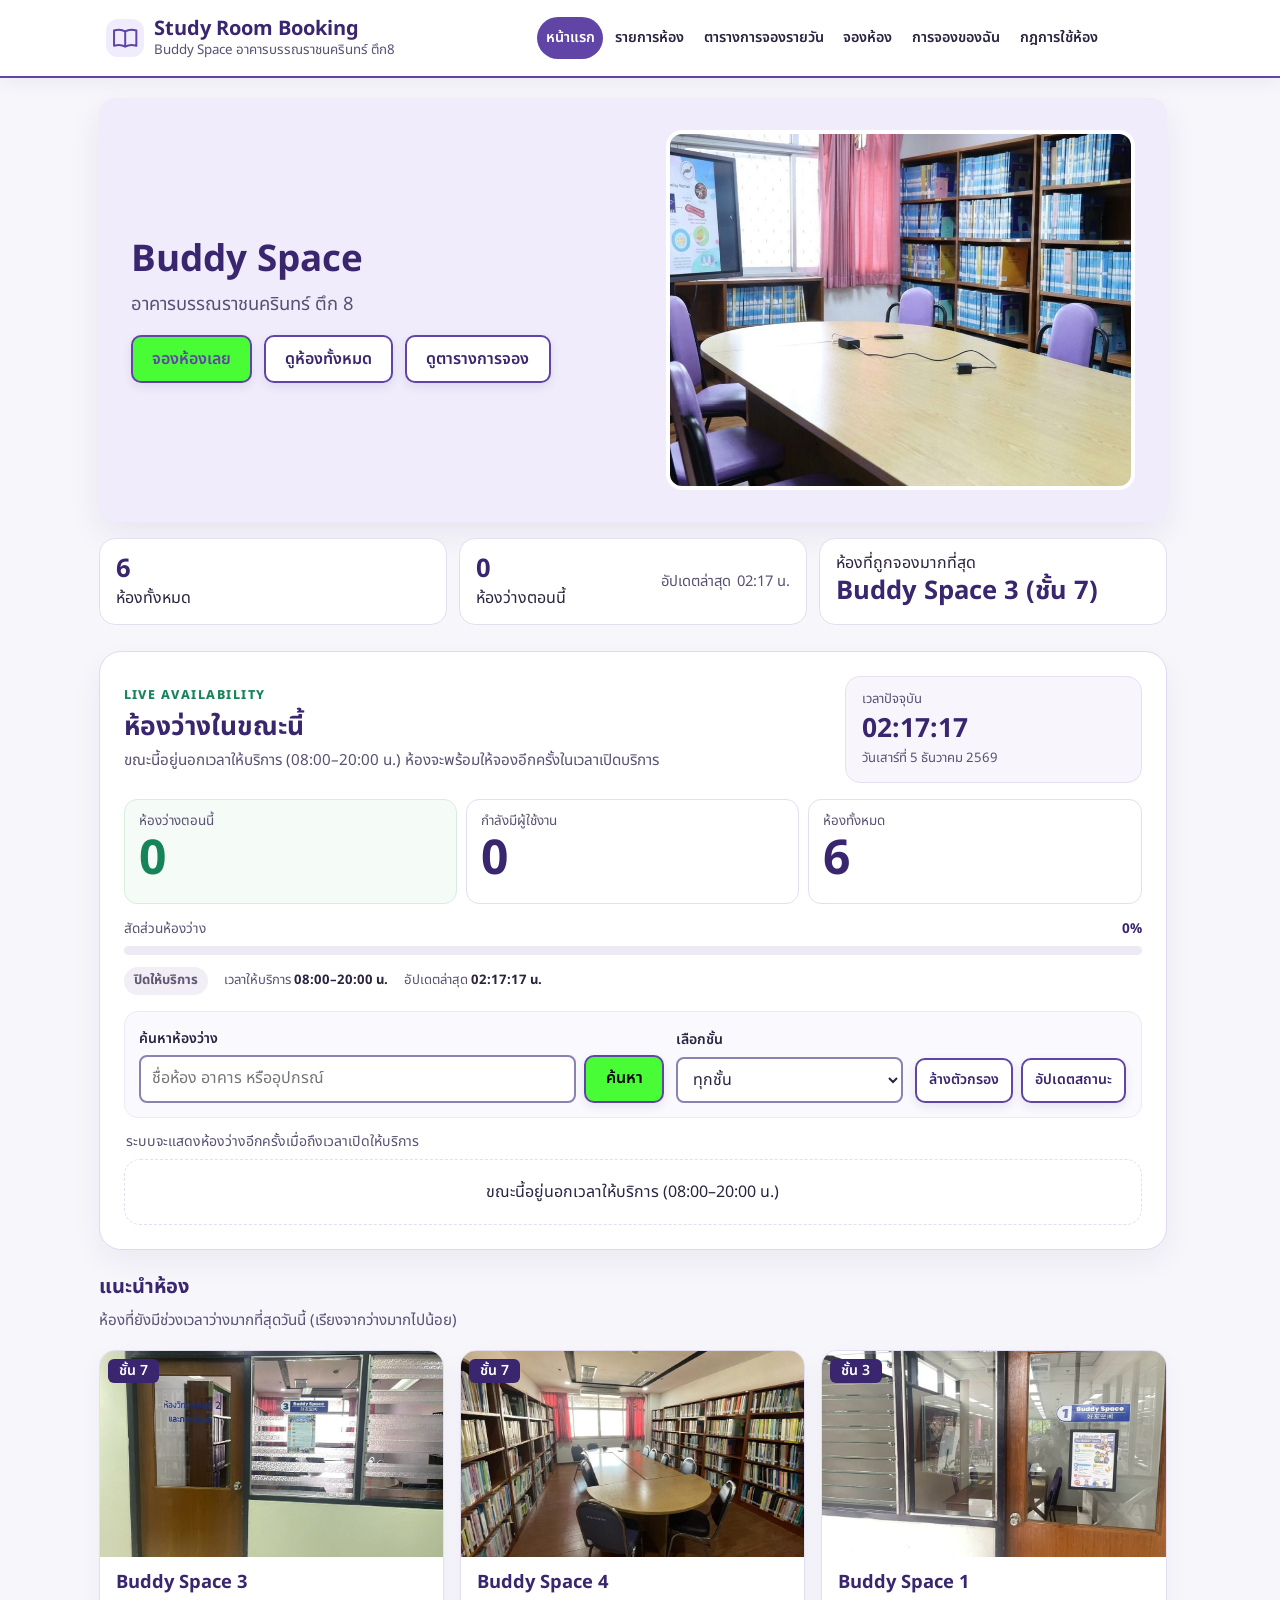
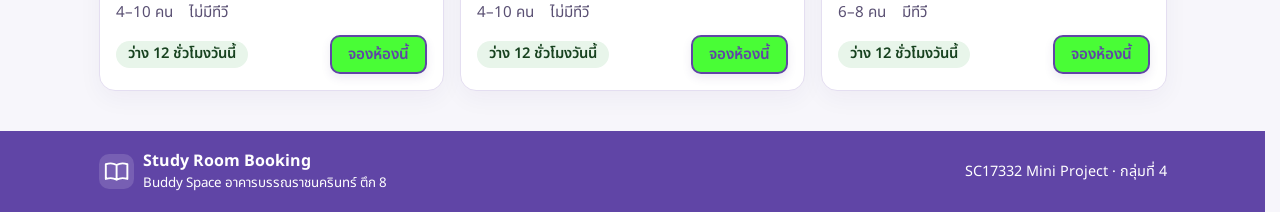
<file: index.html>
<!DOCTYPE html>
<html lang="th">
<head>
<meta charset="UTF-8">
<meta name="viewport" content="width=device-width, initial-scale=1">
<title>หน้าแรก | Study Room Booking</title>
<meta name="description" content="ระบบจองห้องติวและห้องทำงานกลุ่ม Buddy Space ห้องสมุด อาคาร 8">
<link rel="preconnect" href="https://fonts.googleapis.com">
<link rel="preconnect" href="https://fonts.gstatic.com" crossorigin>
<link href="https://fonts.googleapis.com/css2?family=Noto+Sans+Thai:wght@400;600;700&display=swap" rel="stylesheet">
<link rel="stylesheet" href="css/style.css">
<script src="js/common.js" defer></script><script src="js/index.js" defer></script>
</head>
<body>
<a class="skip" href="#main">ข้ามไปเนื้อหาหลัก</a>
<header class="site-header">
  <div class="wrap header-inner">
    <a class="brand" href="index.html"><svg class="brand-logo" viewBox="0 0 24 24" aria-hidden="true"><path d="M12 6.2C9.5 4.7 5.8 4.4 2.5 5.5v13c3.3-1.1 7-.8 9.5.7 2.5-1.5 6.2-1.8 9.5-.7v-13c-3.3-1.1-7-.8-9.5.7Zm0 0v13"/></svg><span class="brand-text"><strong>Study Room Booking</strong><small>Buddy Space อาคารบรรณราชนครินทร์ ตึก8</small></span></a>
    <button type="button" id="nav-toggle" class="nav-toggle" aria-expanded="false" aria-controls="main-nav">เมนู</button>
    <nav id="main-nav" aria-label="เมนูหลัก"><ul><li><a href="index.html" aria-current="page">หน้าแรก</a></li><li><a href="rooms.html">รายการห้อง</a></li><li><a href="schedule.html">ตารางการจองรายวัน</a></li><li><a href="booking.html">จองห้อง</a></li><li><a href="my-bookings.html">การจองของฉัน</a></li><li><a href="rules.html">กฎการใช้ห้อง</a></li></ul></nav>
  </div>
</header>
<main id="main" class="wrap">
<div id="error-box" class="alert alert-error" role="alert" hidden></div>
<section class="hero" aria-labelledby="hero-title">
  <div class="hero-text">
    <h1 id="hero-title">Buddy Space</h1>
    <p class="hero-sub">อาคารบรรณราชนครินทร์ ตึก 8</p>
    <p class="actions"><a class="btn" href="booking.html">จองห้องเลย</a> <a class="btn btn-ghost" href="rooms.html">ดูห้องทั้งหมด</a> <a class="btn btn-ghost" href="schedule.html">ดูตารางการจอง</a></p>
  </div>
  <img id="hero-img" src="images/hero.jpg" alt="ห้องทำงานกลุ่มที่มีโต๊ะรูปไข่ เก้าอี้สีม่วง ชั้นหนังสือ และจอทีวีตั้งพื้น" width="600" height="360">
</section>
<section aria-label="สรุปภาพรวม">
  <ul class="summary">
    <li class="sum-card"><p><strong id="sum-total">–</strong><span>ห้องทั้งหมด</span></p></li>
    <li class="sum-card"><p><strong id="sum-free">–</strong><span>ห้องว่างตอนนี้</span></p><p class="sum-time">อัปเดตล่าสุด <span id="sum-time">–</span></p></li>
    <li class="sum-card"><p><span>ห้องที่ถูกจองมากที่สุด</span><strong id="sum-top">–</strong></p></li>
  </ul>
</section>
<section class="availability-panel" aria-labelledby="h-now">
  <div class="availability-heading">
    <div class="availability-heading-copy">
      <p class="availability-kicker">LIVE AVAILABILITY</p>
      <h2 id="h-now">ห้องว่างในขณะนี้</h2>
      <p id="availability-note" class="muted">ระบบตรวจสอบรายการจองเทียบกับเวลาปัจจุบันโดยอัตโนมัติ</p>
    </div>
    <div class="availability-clock" aria-label="เวลาปัจจุบัน">
      <span>เวลาปัจจุบัน</span>
      <strong id="now-clock">--:--:--</strong>
      <small id="now-date">กำลังโหลดวันที่…</small>
    </div>
  </div>

  <div class="availability-stats" aria-live="polite">
    <div class="availability-stat availability-stat-free">
      <span class="availability-stat-label">ห้องว่างตอนนี้</span>
      <strong id="availability-free">–</strong>
    </div>
    <div class="availability-stat availability-stat-busy">
      <span class="availability-stat-label">กำลังมีผู้ใช้งาน</span>
      <strong id="availability-busy">–</strong>
    </div>
    <div class="availability-stat availability-stat-total">
      <span class="availability-stat-label">ห้องทั้งหมด</span>
      <strong id="availability-total">–</strong>
    </div>
  </div>

  <div class="availability-progress-wrap">
    <div class="availability-progress-label"><span>สัดส่วนห้องว่าง</span><strong id="availability-percent">–%</strong></div>
    <div id="availability-progress" class="availability-progress" role="progressbar" aria-label="สัดส่วนห้องว่างในขณะนี้" aria-valuemin="0" aria-valuemax="100" aria-valuenow="0">
      <span id="availability-progress-fill"></span>
    </div>
  </div>

  <div class="availability-status-row">
    <span id="service-status" class="service-status service-closed">กำลังตรวจสอบเวลาให้บริการ…</span>
    <span class="availability-hours">เวลาให้บริการ <strong>08:00–20:00 น.</strong></span>
    <span class="availability-updated">อัปเดตล่าสุด <strong id="availability-updated">–</strong></span>
  </div>

  <form id="free-filter-form" class="availability-filters" role="search">
    <div class="field availability-search-field">
      <label for="free-search">ค้นหาห้องว่าง</label>
      <div class="availability-search-row">
        <input id="free-search" type="search" placeholder="ชื่อห้อง อาคาร หรืออุปกรณ์" autocomplete="off">
        <button class="btn" type="submit">ค้นหา</button>
      </div>
    </div>
    <div class="field availability-floor-field">
      <label for="free-floor">เลือกชั้น</label>
      <select id="free-floor">
        <option value="all">ทุกชั้น</option>
      </select>
    </div>
    <div class="availability-filter-actions">
      <button id="clear-free-filter" class="btn btn-ghost" type="button">ล้างตัวกรอง</button>
      <button id="refresh-free-now" class="btn btn-ghost" type="button">อัปเดตสถานะ</button>
    </div>
  </form>
  <p id="free-result" class="availability-result" aria-live="polite">กำลังตรวจสอบห้องว่าง…</p>
  <ul id="free-now" class="cards availability-room-grid" aria-live="polite" aria-busy="true"></ul>
</section>
<section aria-labelledby="h-rec">
  <h2 id="h-rec">แนะนำห้อง</h2>
  <p class="muted" id="rec-note">ห้องที่ยังมีช่วงเวลาว่างมากที่สุด</p>
  <ul id="recommend" class="cards"></ul>
</section>
</main>
<footer class="site-footer">
  <div class="wrap footer-inner">
    <p class="footer-brand"><svg class="footer-logo" viewBox="0 0 24 24" aria-hidden="true"><path d="M12 6.2C9.5 4.7 5.8 4.4 2.5 5.5v13c3.3-1.1 7-.8 9.5.7 2.5-1.5 6.2-1.8 9.5-.7v-13c-3.3-1.1-7-.8-9.5.7Zm0 0v13"/></svg><span><strong>Study Room Booking</strong><br><small>Buddy Space อาคารบรรณราชนครินทร์ ตึก 8</small></span></p>
    <p class="footer-note">SC17332 Mini Project · กลุ่มที่ 4</p>
  </div>
</footer>
</body>
</html>
</file>
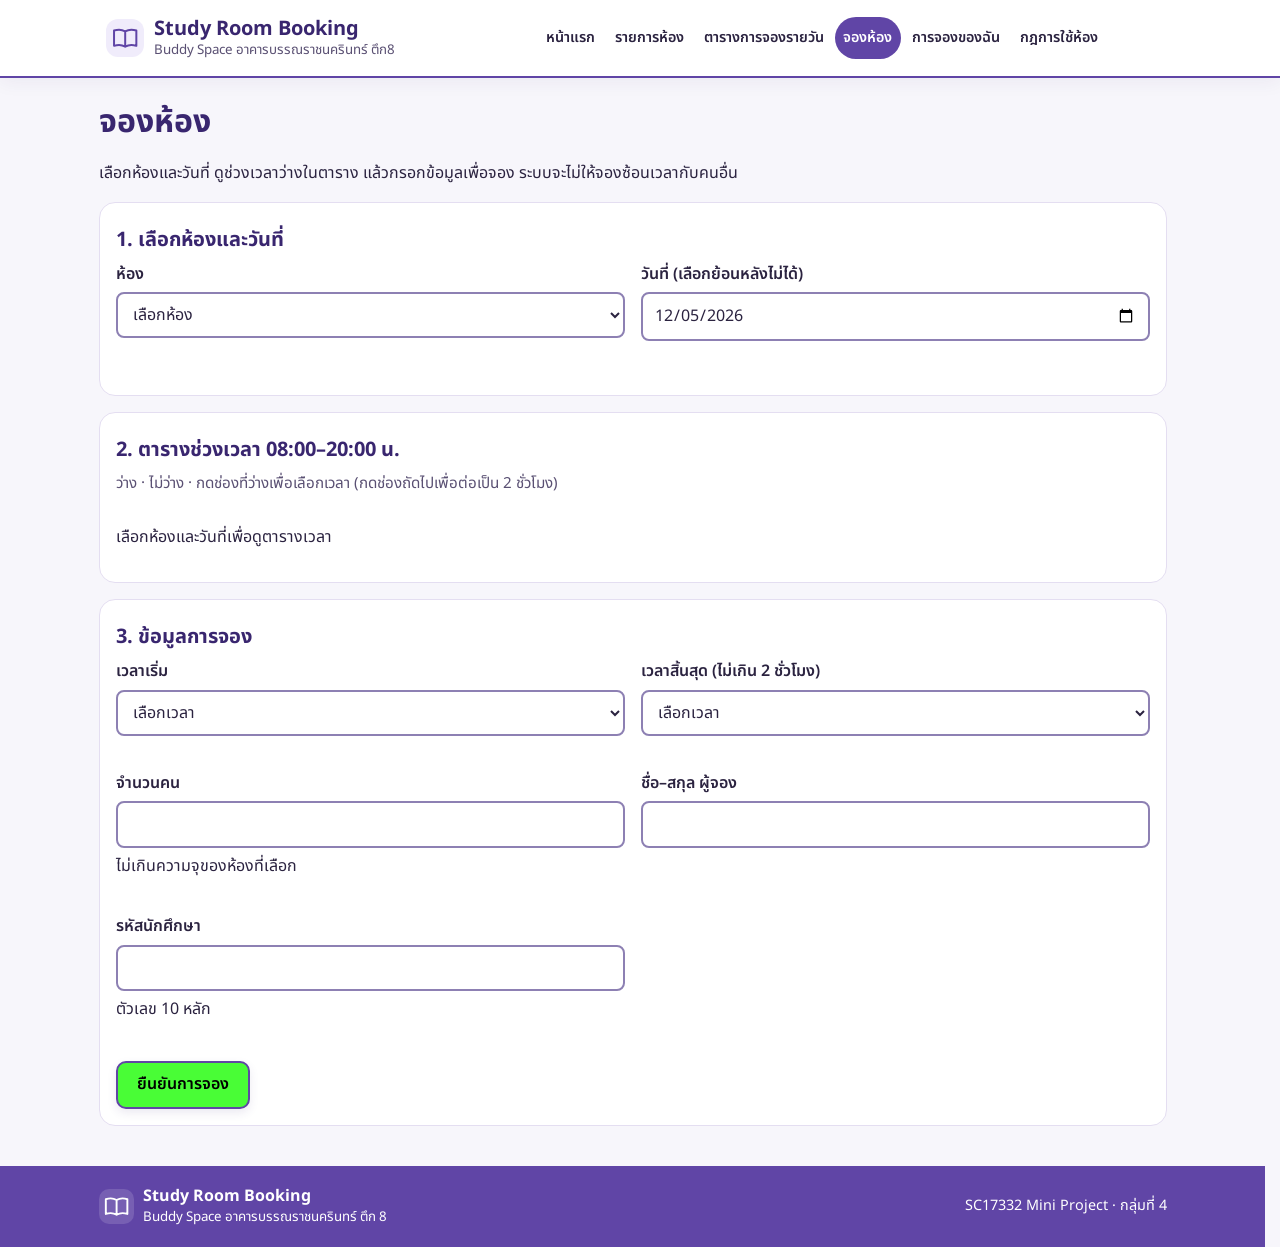
<file: booking.html>
<!DOCTYPE html>
<html lang="th">
<head>
<meta charset="UTF-8">
<meta name="viewport" content="width=device-width, initial-scale=1">
<title>จองห้อง | Study Room Booking</title>
<meta name="description" content="ระบบจองห้องติวและห้องทำงานกลุ่ม Buddy Space อาคารบรรณราชนครินทร์ ตึก 8">
<link rel="preconnect" href="https://fonts.googleapis.com">
<link rel="preconnect" href="https://fonts.gstatic.com" crossorigin>
<link href="https://fonts.googleapis.com/css2?family=Noto+Sans+Thai:wght@400;600;700&display=swap" rel="stylesheet">
<link rel="stylesheet" href="css/style.css">
<script src="js/common.js" defer></script><script src="js/booking.js" defer></script>
</head>
<body>
<a class="skip" href="#main">ข้ามไปเนื้อหาหลัก</a>
<header class="site-header">
  <div class="wrap header-inner">
    <a class="brand" href="index.html"><svg class="brand-logo" viewBox="0 0 24 24" aria-hidden="true"><path d="M12 6.2C9.5 4.7 5.8 4.4 2.5 5.5v13c3.3-1.1 7-.8 9.5.7 2.5-1.5 6.2-1.8 9.5-.7v-13c-3.3-1.1-7-.8-9.5.7Zm0 0v13"/></svg><span class="brand-text"><strong>Study Room Booking</strong><small>Buddy Space อาคารบรรณราชนครินทร์ ตึก8</small></span></a>
    <button type="button" id="nav-toggle" class="nav-toggle" aria-expanded="false" aria-controls="main-nav">เมนู</button>
    <nav id="main-nav" aria-label="เมนูหลัก"><ul><li><a href="index.html">หน้าแรก</a></li><li><a href="rooms.html">รายการห้อง</a></li><li><a href="schedule.html">ตารางการจองรายวัน</a></li><li><a href="booking.html" aria-current="page">จองห้อง</a></li><li><a href="my-bookings.html">การจองของฉัน</a></li><li><a href="rules.html">กฎการใช้ห้อง</a></li></ul></nav>
  </div>
</header>
<main id="main" class="wrap">
<div id="error-box" class="alert alert-error" role="alert" hidden></div>
<h1>จองห้อง</h1>
<p>เลือกห้องและวันที่ ดูช่วงเวลาว่างในตาราง แล้วกรอกข้อมูลเพื่อจอง ระบบจะไม่ให้จองซ้อนเวลากับคนอื่น</p>
<div id="result" class="alert" role="status" tabindex="-1" hidden></div>
<form id="booking-form" novalidate>
  <section aria-labelledby="h-room">
    <h2 id="h-room">1. เลือกห้องและวันที่</h2>
    <div class="fields">
    <div class="field">
      <label for="room">ห้อง</label>
      <select id="room" name="room" required aria-describedby="err-room"><option value="">เลือกห้อง</option></select>
      <span id="err-room" class="error"></span>
    </div>
    <div class="field">
      <label for="date">วันที่ (เลือกย้อนหลังไม่ได้)</label>
      <input type="date" id="date" name="date" required lang="en-GB" aria-describedby="err-date">
      <span id="err-date" class="error"></span>
    </div>
    </div>
  </section>

  <section aria-labelledby="h-slots">
    <h2 id="h-slots">2. ตารางช่วงเวลา 08:00–20:00 น.</h2>
    <p class="muted">ว่าง · ไม่ว่าง · กดช่องที่ว่างเพื่อเลือกเวลา (กดช่องถัดไปเพื่อต่อเป็น 2 ชั่วโมง)</p>
    <div id="slot-grid" class="slots"></div>
  </section>

  <section aria-labelledby="h-info">
    <h2 id="h-info">3. ข้อมูลการจอง</h2>
    <div class="fields">
    <div class="field">
      <label for="start">เวลาเริ่ม</label>
      <select id="start" name="start" required aria-describedby="err-start"><option value="">เลือกเวลา</option></select>
      <span id="err-start" class="error"></span>
    </div>
    <div class="field">
      <label for="end">เวลาสิ้นสุด (ไม่เกิน 2 ชั่วโมง)</label>
      <select id="end" name="end" required aria-describedby="err-end"><option value="">เลือกเวลา</option></select>
      <span id="err-end" class="error"></span>
    </div>
    <div class="field">
      <label for="people">จำนวนคน</label>
      <input type="number" id="people" name="people" min="1" step="1" required inputmode="numeric" aria-describedby="people-hint err-people">
      <span id="people-hint" class="hint">ไม่เกินความจุของห้องที่เลือก</span>
      <span id="err-people" class="error"></span>
    </div>
    <div class="field">
      <label for="name">ชื่อ–สกุล ผู้จอง</label>
      <input type="text" id="name" name="name" required minlength="2" maxlength="60" autocomplete="name" aria-describedby="err-name">
      <span id="err-name" class="error"></span>
    </div>
    <div class="field">
      <label for="student-id">รหัสนักศึกษา</label>
      <input type="text" id="student-id" name="studentId" required pattern="[0-9]{10}" minlength="10" maxlength="10" inputmode="numeric" autocomplete="off" title="ตัวเลข 10 หลัก" aria-describedby="sid-hint err-sid">
      <span id="sid-hint" class="hint">ตัวเลข 10 หลัก</span>
      <span id="err-sid" class="error"></span>
    </div>
    </div>
    <button type="submit" class="btn">ยืนยันการจอง</button>
  </section>
</form>
</main>
<footer class="site-footer">
  <div class="wrap footer-inner">
    <p class="footer-brand"><svg class="footer-logo" viewBox="0 0 24 24" aria-hidden="true"><path d="M12 6.2C9.5 4.7 5.8 4.4 2.5 5.5v13c3.3-1.1 7-.8 9.5.7 2.5-1.5 6.2-1.8 9.5-.7v-13c-3.3-1.1-7-.8-9.5.7Zm0 0v13"/></svg><span><strong>Study Room Booking</strong><br><small>Buddy Space อาคารบรรณราชนครินทร์ ตึก 8</small></span></p>
    <p class="footer-note">SC17332 Mini Project · กลุ่มที่ 4</p>
  </div>
</footer>
</body>
</html>
</file>
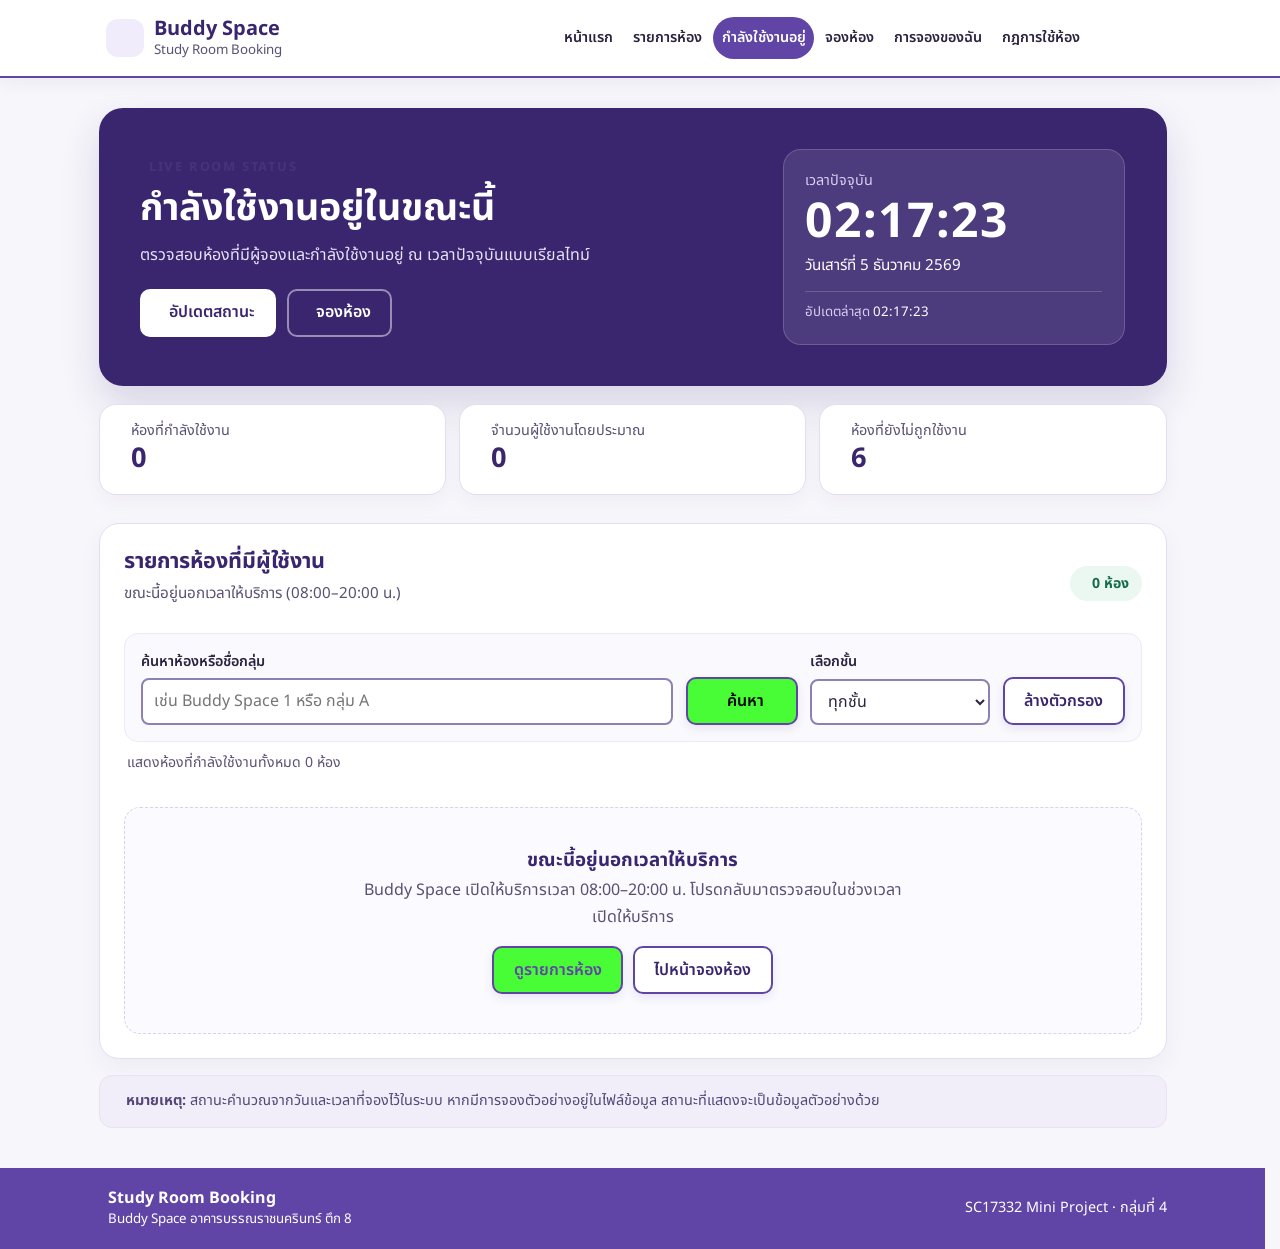
<file: in-use.html>
<!DOCTYPE html>
<html lang="th">
<head>
<meta charset="UTF-8">
<meta name="viewport" content="width=device-width, initial-scale=1">
<title>กำลังใช้งานอยู่ในขณะนี้ | Buddy Space</title>
<meta name="description" content="ตรวจสอบห้อง Buddy Space ที่มีผู้ใช้งานอยู่ในเวลาปัจจุบัน">
<link rel="preconnect" href="https://fonts.googleapis.com">
<link rel="preconnect" href="https://fonts.gstatic.com" crossorigin>
<link href="https://fonts.googleapis.com/css2?family=Noto+Sans+Thai:wght@400;500;600;700;800&display=swap" rel="stylesheet">
<link rel="stylesheet" href="css/style.css">
<script src="js/common.js" defer></script>
<script src="js/in-use.js" defer></script>
</head>
<body class="live-page">
<a class="skip" href="#main">ข้ามไปเนื้อหาหลัก</a>
<header class="site-header">
  <div class="wrap header-inner">
    <a class="brand" href="index.html"><span class="brand-logo" data-icon="book"></span><span class="brand-text"><strong>Buddy Space</strong><small>Study Room Booking</small></span></a>
    <button type="button" id="nav-toggle" class="nav-toggle" aria-expanded="false" aria-controls="main-nav">เมนู</button>
    <nav id="main-nav" aria-label="เมนูหลัก"><ul><li><a href="index.html" data-icon="home">หน้าแรก</a></li><li><a href="rooms.html" data-icon="grid">รายการห้อง</a></li><li><a href="in-use.html" data-icon="clock" aria-current="page">กำลังใช้งานอยู่</a></li><li><a href="booking.html" data-icon="calendar">จองห้อง</a></li><li><a href="my-bookings.html" data-icon="list">การจองของฉัน</a></li><li><a href="rules.html" data-icon="info">กฎการใช้ห้อง</a></li></ul></nav>
  </div>
</header>
<main id="main" class="wrap live-main">
  <div id="error-box" class="alert alert-error" role="alert" hidden></div>

  <section class="live-hero" aria-labelledby="live-title">
    <div class="live-hero-copy">
      <p class="eyebrow"><span class="live-dot" aria-hidden="true"></span> LIVE ROOM STATUS</p>
      <h1 id="live-title">กำลังใช้งานอยู่ในขณะนี้</h1>
      <p>ตรวจสอบห้องที่มีผู้จองและกำลังใช้งานอยู่ ณ เวลาปัจจุบันแบบเรียลไทม์</p>
      <div class="live-actions">
        <button type="button" id="refresh-status" class="btn"><span data-icon="refresh"></span> อัปเดตสถานะ</button>
        <a class="btn btn-light" href="booking.html"><span data-icon="calendar"></span> จองห้อง</a>
      </div>
    </div>
    <div class="live-clock-card" aria-live="polite">
      <span class="clock-label">เวลาปัจจุบัน</span>
      <strong id="current-clock">--:--:--</strong>
      <span id="current-date" class="clock-date">กำลังโหลดวันที่...</span>
      <span class="clock-updated">อัปเดตล่าสุด <span id="updated-at">--:--:--</span></span>
    </div>
  </section>

  <section class="live-stats" aria-label="สรุปสถานะห้อง">
    <article class="live-stat-card">
      <span class="stat-icon stat-purple" data-icon="building"></span>
      <div><span>ห้องที่กำลังใช้งาน</span><strong id="active-count">–</strong></div>
    </article>
    <article class="live-stat-card">
      <span class="stat-icon stat-green" data-icon="people"></span>
      <div><span>จำนวนผู้ใช้งานโดยประมาณ</span><strong id="people-count">–</strong></div>
    </article>
    <article class="live-stat-card">
      <span class="stat-icon stat-amber" data-icon="door-open"></span>
      <div><span>ห้องที่ยังไม่ถูกใช้งาน</span><strong id="available-count">–</strong></div>
    </article>
  </section>

  <section class="live-list-section" aria-labelledby="active-heading">
    <div class="section-heading">
      <div>
        <h2 id="active-heading">รายการห้องที่มีผู้ใช้งาน</h2>
        <p class="muted" id="service-message">แสดงเฉพาะรายการจองที่อยู่ในช่วงเวลาปัจจุบัน</p>
      </div>
      <span class="live-count-pill"><span class="live-dot" aria-hidden="true"></span><span id="result-count">0 ห้อง</span></span>
    </div>

    <form id="room-search-form" class="live-filters" role="search" aria-label="ค้นหาและกรองรายการห้อง">
      <div class="field live-search-field">
        <label for="room-search">ค้นหาห้องหรือชื่อกลุ่ม</label>
        <input type="search" id="room-search" placeholder="เช่น Buddy Space 1 หรือ กลุ่ม A" autocomplete="off" aria-describedby="search-help">
      </div>
      <button type="submit" id="search-submit" class="btn live-search-button"><span data-icon="search"></span> ค้นหา</button>
      <div class="field live-floor-field">
        <label for="floor-filter">เลือกชั้น</label>
        <select id="floor-filter">
          <option value="all">ทุกชั้น</option>
          <option value="3">ชั้น 3</option>
          <option value="7">ชั้น 7</option>
          <option value="8">ชั้น 8</option>
        </select>
      </div>
      <button type="button" id="clear-filters" class="btn btn-ghost">ล้างตัวกรอง</button>
    </form>
    <p id="search-help" class="live-search-feedback" aria-live="polite">พิมพ์ชื่อห้องหรือชื่อกลุ่ม แล้วกดปุ่มค้นหา</p>

    <ul id="active-room-list" class="cards live-room-grid" aria-live="polite" aria-busy="true"></ul>
    <div id="empty-state" class="live-empty" hidden>
      <span class="empty-illustration" data-icon="coffee"></span>
      <h3 id="empty-title">ขณะนี้ยังไม่มีห้องที่กำลังใช้งาน</h3>
      <p id="empty-description">สามารถเลือกดูห้องทั้งหมดหรือจองห้องสำหรับช่วงเวลาที่ต้องการได้</p>
      <div class="empty-actions">
        <a class="btn" href="rooms.html">ดูรายการห้อง</a>
        <a class="btn btn-ghost" href="booking.html">ไปหน้าจองห้อง</a>
      </div>
    </div>
  </section>

  <aside class="live-note">
    <span data-icon="info"></span>
    <p><strong>หมายเหตุ:</strong> สถานะคำนวณจากวันและเวลาที่จองไว้ในระบบ หากมีการจองตัวอย่างอยู่ในไฟล์ข้อมูล สถานะที่แสดงจะเป็นข้อมูลตัวอย่างด้วย</p>
  </aside>
</main>
<footer class="site-footer">
  <div class="wrap footer-inner">
    <p class="footer-brand"><span data-icon="book"></span><span><strong>Study Room Booking</strong><br><small>Buddy Space อาคารบรรณราชนครินทร์ ตึก 8</small></span></p>
    <p class="footer-note">SC17332 Mini Project · กลุ่มที่ 4</p>
  </div>
</footer>
</body>
</html>
</file>
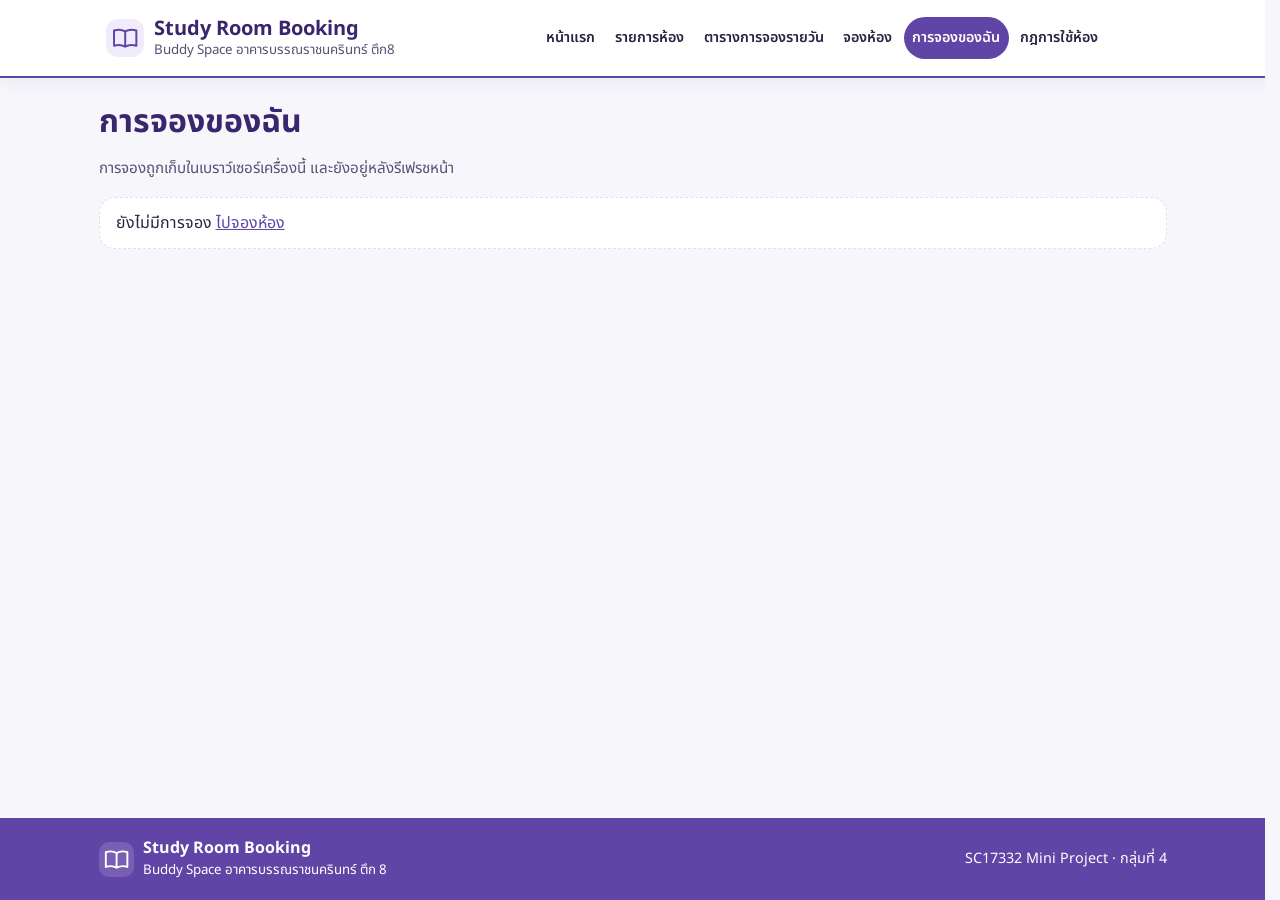
<file: my-bookings.html>
<!DOCTYPE html>
<html lang="th">
<head>
<meta charset="UTF-8">
<meta name="viewport" content="width=device-width, initial-scale=1">
<title>การจองของฉัน | Study Room Booking</title>
<meta name="description" content="ระบบจองห้องติวและห้องทำงานกลุ่ม Buddy Space อาคารบรรณราชนครินทร์ ตึก 8">
<link rel="preconnect" href="https://fonts.googleapis.com">
<link rel="preconnect" href="https://fonts.gstatic.com" crossorigin>
<link href="https://fonts.googleapis.com/css2?family=Noto+Sans+Thai:wght@400;600;700&display=swap" rel="stylesheet">
<link rel="stylesheet" href="css/style.css">
<script src="js/common.js" defer></script><script src="js/my-bookings.js" defer></script>
</head>
<body class="page-bottom-layout">
<a class="skip" href="#main">ข้ามไปเนื้อหาหลัก</a>
<header class="site-header">
  <div class="wrap header-inner">
    <a class="brand" href="index.html"><svg class="brand-logo" viewBox="0 0 24 24" aria-hidden="true"><path d="M12 6.2C9.5 4.7 5.8 4.4 2.5 5.5v13c3.3-1.1 7-.8 9.5.7 2.5-1.5 6.2-1.8 9.5-.7v-13c-3.3-1.1-7-.8-9.5.7Zm0 0v13"/></svg><span class="brand-text"><strong>Study Room Booking</strong><small>Buddy Space อาคารบรรณราชนครินทร์ ตึก8</small></span></a>
    <button type="button" id="nav-toggle" class="nav-toggle" aria-expanded="false" aria-controls="main-nav">เมนู</button>
    <nav id="main-nav" aria-label="เมนูหลัก"><ul><li><a href="index.html">หน้าแรก</a></li><li><a href="rooms.html">รายการห้อง</a></li><li><a href="schedule.html">ตารางการจองรายวัน</a></li><li><a href="booking.html">จองห้อง</a></li><li><a href="my-bookings.html" aria-current="page">การจองของฉัน</a></li><li><a href="rules.html">กฎการใช้ห้อง</a></li></ul></nav>
  </div>
</header>
<main id="main" class="wrap">
<div id="error-box" class="alert alert-error" role="alert" hidden></div>
<h1>การจองของฉัน</h1>
<p class="muted">การจองถูกเก็บในเบราว์เซอร์เครื่องนี้ และยังอยู่หลังรีเฟรชหน้า</p>
<p id="status" class="alert alert-ok" role="status" tabindex="-1" hidden></p>
<p id="empty" class="empty" hidden>ยังไม่มีการจอง <a href="booking.html">ไปจองห้อง</a></p>
<ul id="my-list" class="cards"></ul>
</main>
<footer class="site-footer">
  <div class="wrap footer-inner">
    <p class="footer-brand"><svg class="footer-logo" viewBox="0 0 24 24" aria-hidden="true"><path d="M12 6.2C9.5 4.7 5.8 4.4 2.5 5.5v13c3.3-1.1 7-.8 9.5.7 2.5-1.5 6.2-1.8 9.5-.7v-13c-3.3-1.1-7-.8-9.5.7Zm0 0v13"/></svg><span><strong>Study Room Booking</strong><br><small>Buddy Space อาคารบรรณราชนครินทร์ ตึก 8</small></span></p>
    <p class="footer-note">SC17332 Mini Project · กลุ่มที่ 4</p>
  </div>
</footer>
</body>
</html>
</file>
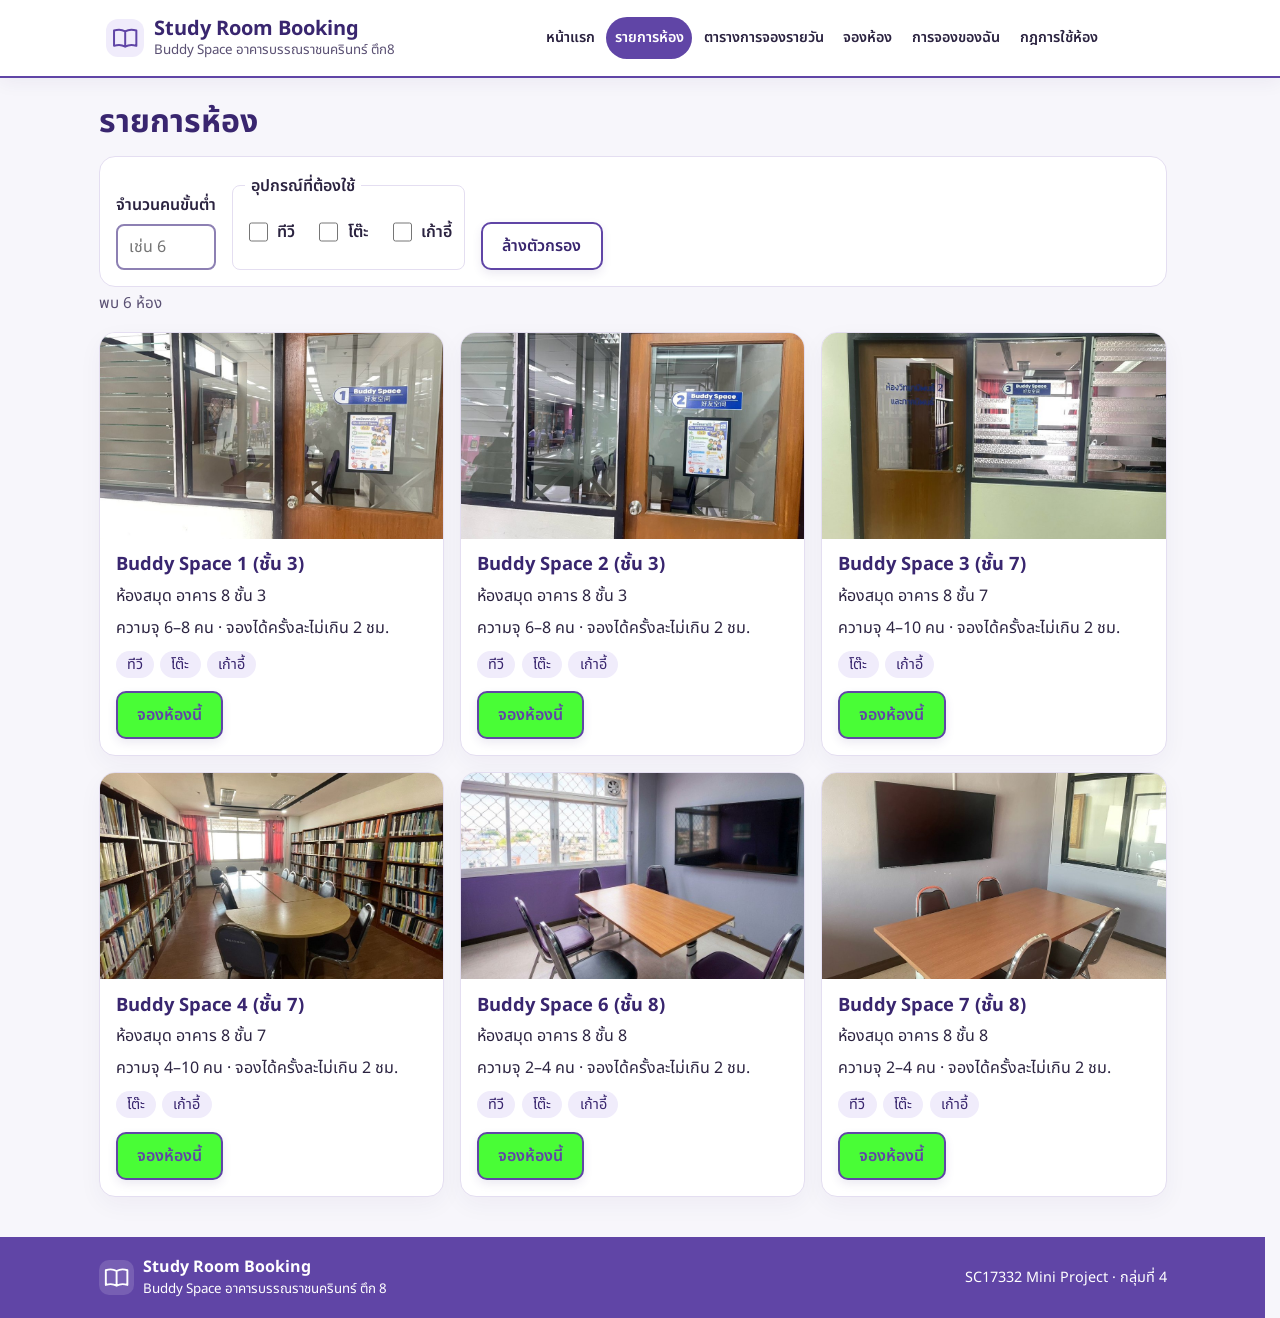
<file: rooms.html>
<!DOCTYPE html>
<html lang="th">
<head>
<meta charset="UTF-8">
<meta name="viewport" content="width=device-width, initial-scale=1">
<title>รายการห้อง | Study Room Booking</title>
<meta name="description" content="ระบบจองห้องติวและห้องทำงานกลุ่ม Buddy Space อาคารบรรณราชนครินทร์ ตึก 8">
<link rel="preconnect" href="https://fonts.googleapis.com">
<link rel="preconnect" href="https://fonts.gstatic.com" crossorigin>
<link href="https://fonts.googleapis.com/css2?family=Noto+Sans+Thai:wght@400;600;700&display=swap" rel="stylesheet">
<link rel="stylesheet" href="css/style.css">
<script src="js/common.js" defer></script><script src="js/rooms.js" defer></script>
</head>
<body>
<a class="skip" href="#main">ข้ามไปเนื้อหาหลัก</a>
<header class="site-header">
  <div class="wrap header-inner">
    <a class="brand" href="index.html"><svg class="brand-logo" viewBox="0 0 24 24" aria-hidden="true"><path d="M12 6.2C9.5 4.7 5.8 4.4 2.5 5.5v13c3.3-1.1 7-.8 9.5.7 2.5-1.5 6.2-1.8 9.5-.7v-13c-3.3-1.1-7-.8-9.5.7Zm0 0v13"/></svg><span class="brand-text"><strong>Study Room Booking</strong><small>Buddy Space อาคารบรรณราชนครินทร์ ตึก8</small></span></a>
    <button type="button" id="nav-toggle" class="nav-toggle" aria-expanded="false" aria-controls="main-nav">เมนู</button>
    <nav id="main-nav" aria-label="เมนูหลัก"><ul><li><a href="index.html">หน้าแรก</a></li><li><a href="rooms.html" aria-current="page">รายการห้อง</a></li><li><a href="schedule.html">ตารางการจองรายวัน</a></li><li><a href="booking.html">จองห้อง</a></li><li><a href="my-bookings.html">การจองของฉัน</a></li><li><a href="rules.html">กฎการใช้ห้อง</a></li></ul></nav>
  </div>
</header>
<main id="main" class="wrap">
<div id="error-box" class="alert alert-error" role="alert" hidden></div>
<h1>รายการห้อง</h1>
<form class="filters" aria-label="ตัวกรองห้อง">
  <div class="field">
    <label for="min-capacity">จำนวนคนขั้นต่ำ</label>
    <input type="number" id="min-capacity" min="1" max="20" inputmode="numeric" placeholder="เช่น 6">
  </div>
  <fieldset>
    <legend>อุปกรณ์ที่ต้องใช้</legend>
    <div id="equipment-filters" class="checks"></div>
  </fieldset>
  <button type="button" id="reset" class="btn btn-ghost">ล้างตัวกรอง</button>
</form>
<p id="result-count" class="muted" role="status"></p>
<ul id="room-list" class="cards"></ul>
</main>
<footer class="site-footer">
  <div class="wrap footer-inner">
    <p class="footer-brand"><svg class="footer-logo" viewBox="0 0 24 24" aria-hidden="true"><path d="M12 6.2C9.5 4.7 5.8 4.4 2.5 5.5v13c3.3-1.1 7-.8 9.5.7 2.5-1.5 6.2-1.8 9.5-.7v-13c-3.3-1.1-7-.8-9.5.7Zm0 0v13"/></svg><span><strong>Study Room Booking</strong><br><small>Buddy Space อาคารบรรณราชนครินทร์ ตึก 8</small></span></p>
    <p class="footer-note">SC17332 Mini Project · กลุ่มที่ 4</p>
  </div>
</footer>
</body>
</html>
</file>
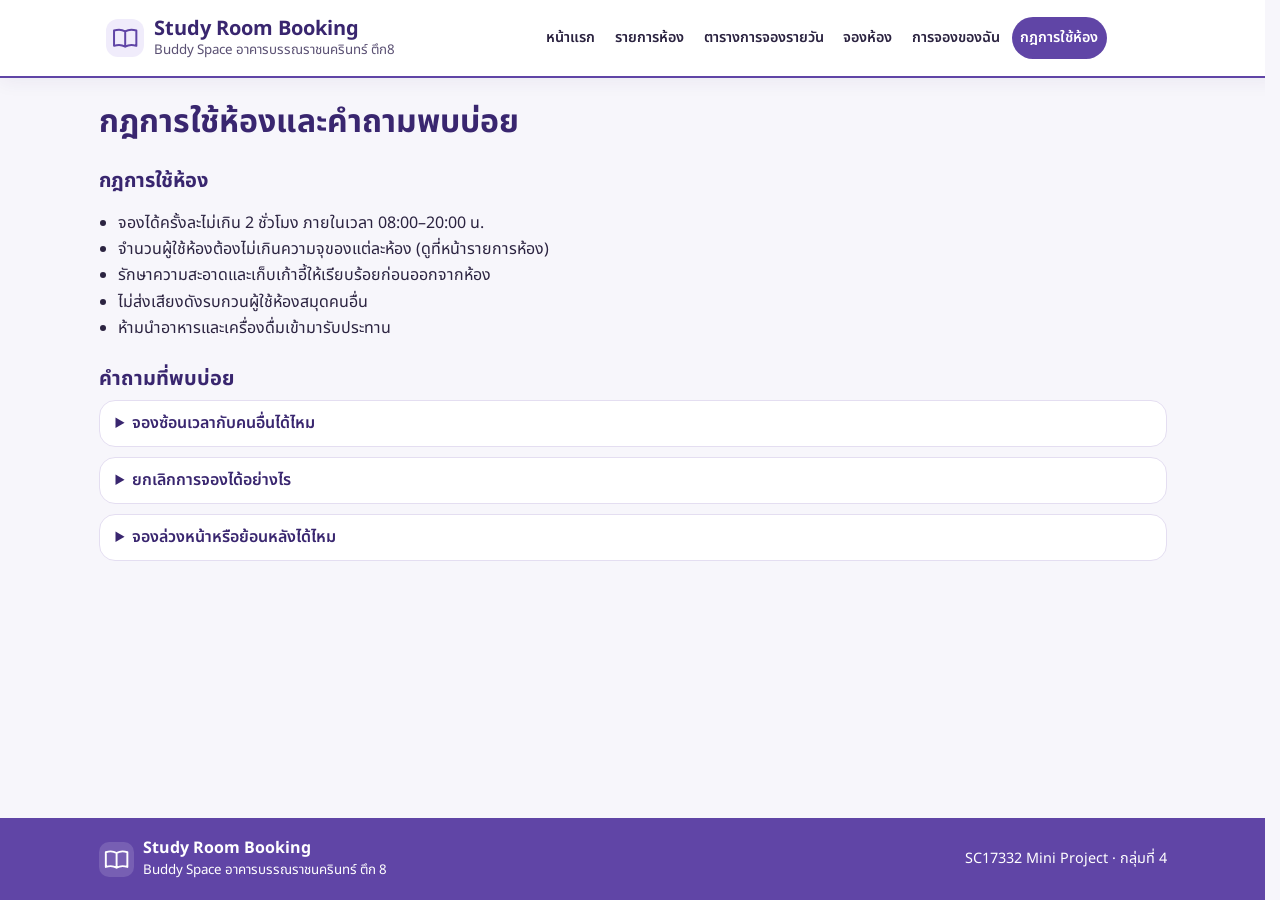
<file: rules.html>
<!DOCTYPE html>
<html lang="th">
<head>
<meta charset="UTF-8">
<meta name="viewport" content="width=device-width, initial-scale=1">
<title>กฎและคำถามพบบ่อย | Study Room Booking</title>
<meta name="description" content="ระบบจองห้องติวและห้องทำงานกลุ่ม Buddy Space Buddy Space อาคารบรรณราชนครินทร์ ตึก 8">
<link rel="preconnect" href="https://fonts.googleapis.com">
<link rel="preconnect" href="https://fonts.gstatic.com" crossorigin>
<link href="https://fonts.googleapis.com/css2?family=Noto+Sans+Thai:wght@400;600;700&display=swap" rel="stylesheet">
<link rel="stylesheet" href="css/style.css">
<script src="js/common.js" defer></script>
</head>
<body class="page-bottom-layout">
<a class="skip" href="#main">ข้ามไปเนื้อหาหลัก</a>
<header class="site-header">
  <div class="wrap header-inner">
    <a class="brand" href="index.html"><svg class="brand-logo" viewBox="0 0 24 24" aria-hidden="true"><path d="M12 6.2C9.5 4.7 5.8 4.4 2.5 5.5v13c3.3-1.1 7-.8 9.5.7 2.5-1.5 6.2-1.8 9.5-.7v-13c-3.3-1.1-7-.8-9.5.7Zm0 0v13"/></svg><span class="brand-text"><strong>Study Room Booking</strong><small>Buddy Space อาคารบรรณราชนครินทร์ ตึก8</small></span></a>
    <button type="button" id="nav-toggle" class="nav-toggle" aria-expanded="false" aria-controls="main-nav">เมนู</button>
    <nav id="main-nav" aria-label="เมนูหลัก"><ul><li><a href="index.html">หน้าแรก</a></li><li><a href="rooms.html">รายการห้อง</a></li><li><a href="schedule.html">ตารางการจองรายวัน</a></li><li><a href="booking.html">จองห้อง</a></li><li><a href="my-bookings.html">การจองของฉัน</a></li><li><a href="rules.html" aria-current="page">กฎการใช้ห้อง</a></li></ul></nav>
  </div>
</header>
<main id="main" class="wrap">
<h1>กฎการใช้ห้องและคำถามพบบ่อย</h1>
<section aria-labelledby="h-rules">
  <h2 id="h-rules">กฎการใช้ห้อง</h2>
  <ul class="plain">
    <li>จองได้ครั้งละไม่เกิน 2 ชั่วโมง ภายในเวลา 08:00–20:00 น.</li>
    <li>จำนวนผู้ใช้ห้องต้องไม่เกินความจุของแต่ละห้อง (ดูที่หน้ารายการห้อง)</li>
    <li>รักษาความสะอาดและเก็บเก้าอี้ให้เรียบร้อยก่อนออกจากห้อง</li>
    <li>ไม่ส่งเสียงดังรบกวนผู้ใช้ห้องสมุดคนอื่น</li>
    <li>ห้ามนำอาหารและเครื่องดื่มเข้ามารับประทาน</li>
  </ul>
</section>
<section aria-labelledby="h-faq">
  <h2 id="h-faq">คำถามที่พบบ่อย</h2>
  <details>
    <summary>จองซ้อนเวลากับคนอื่นได้ไหม</summary>
    <p>ไม่ได้ ระบบจะตรวจทุกครั้งและบอกว่าซ้อนกับการจองช่วงใด ให้เลือกช่วงเวลาที่ว่างแทน</p>
  </details>
  <details>
    <summary>ยกเลิกการจองได้อย่างไร</summary>
    <p>ไปที่หน้า "การจองของฉัน" กดปุ่มยกเลิกและยืนยัน ช่วงเวลานั้นจะกลับมาว่างทันที</p>
  </details>
  <details>
    <summary>จองล่วงหน้าหรือย้อนหลังได้ไหม</summary>
    <p>จองล่วงหน้าได้ แต่เลือกวันที่หรือเวลาที่ผ่านไปแล้วไม่ได้</p>
  </details>
</section>
</main>
<footer class="site-footer">
  <div class="wrap footer-inner">
    <p class="footer-brand"><svg class="footer-logo" viewBox="0 0 24 24" aria-hidden="true"><path d="M12 6.2C9.5 4.7 5.8 4.4 2.5 5.5v13c3.3-1.1 7-.8 9.5.7 2.5-1.5 6.2-1.8 9.5-.7v-13c-3.3-1.1-7-.8-9.5.7Zm0 0v13"/></svg><span><strong>Study Room Booking</strong><br><small>Buddy Space อาคารบรรณราชนครินทร์ ตึก 8</small></span></p>
    <p class="footer-note">SC17332 Mini Project · กลุ่มที่ 4</p>
  </div>
</footer>
</body>
</html>
</file>
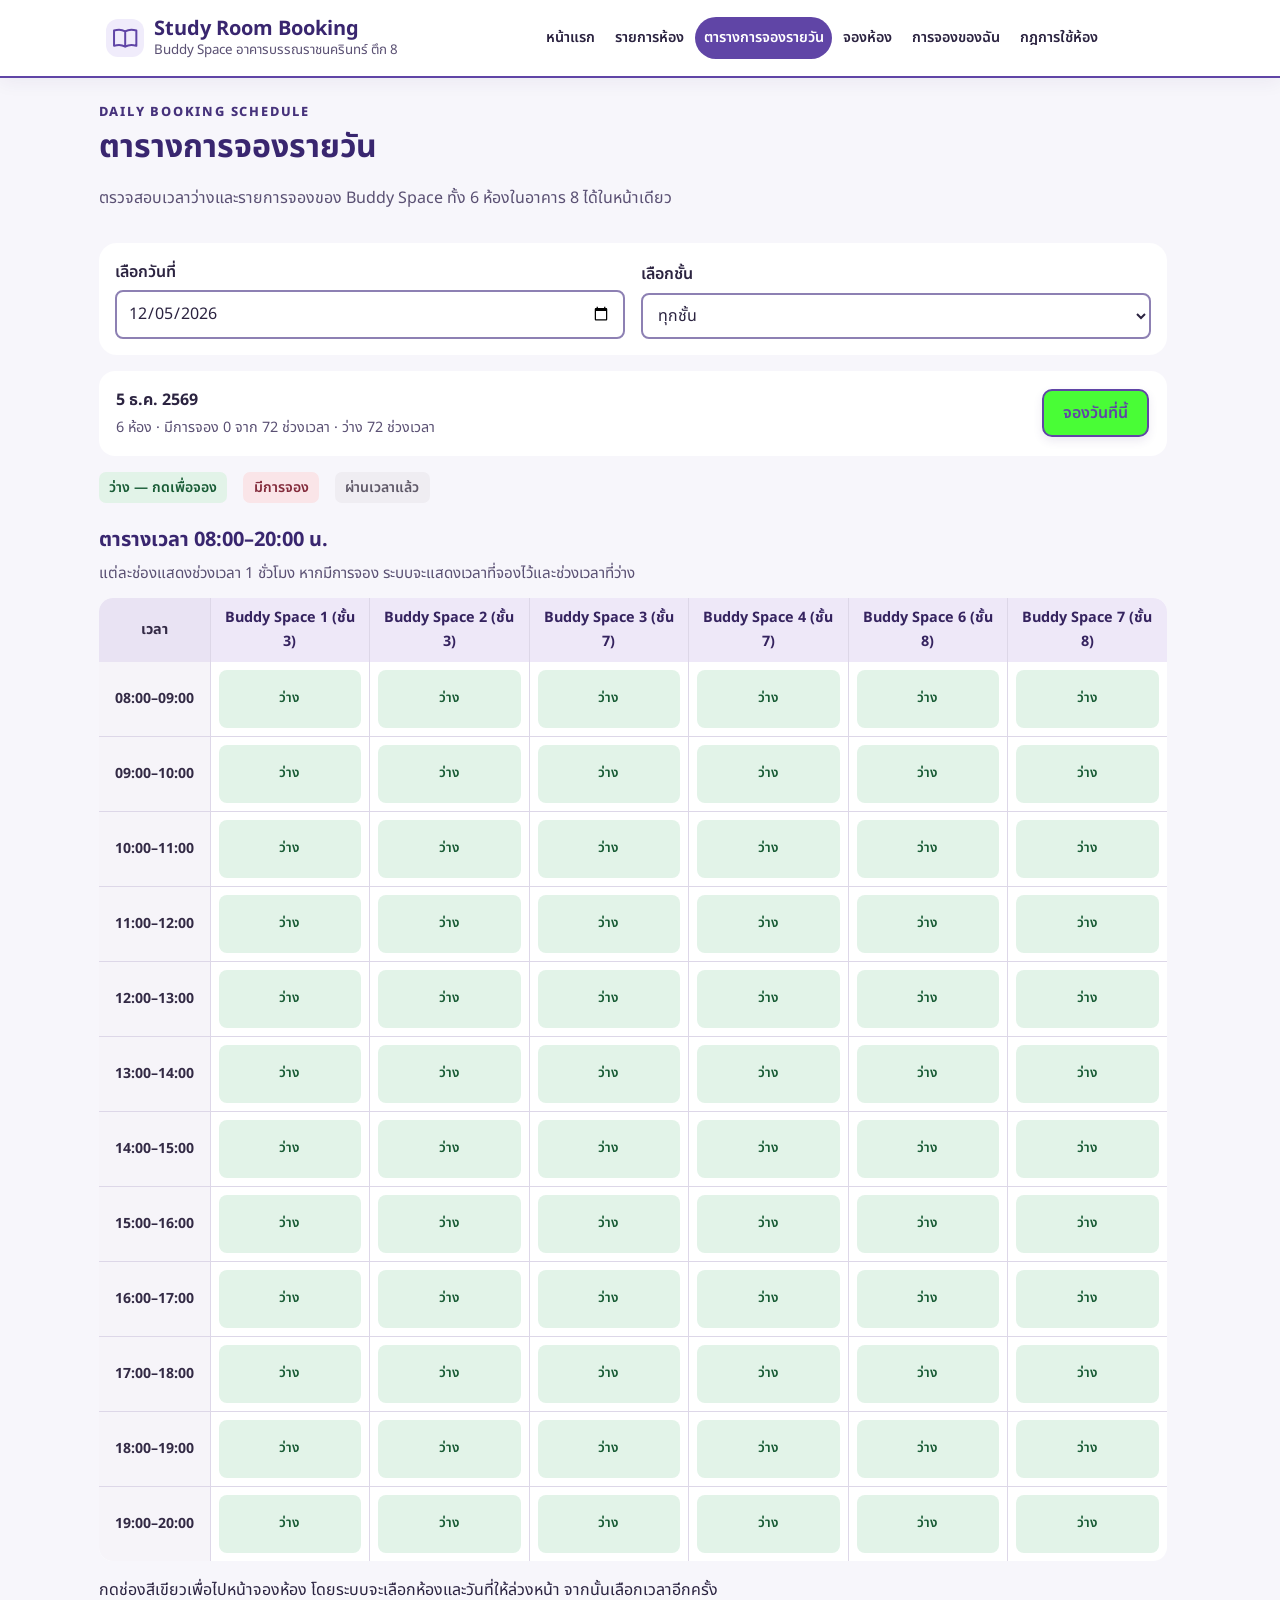
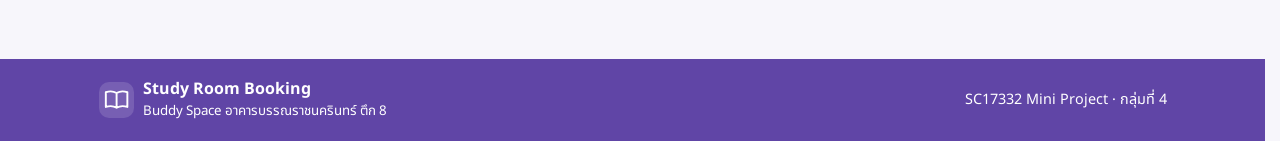
<file: schedule.html>
<!DOCTYPE html>
<html lang="th">
<head>
<meta charset="UTF-8"><meta name="viewport" content="width=device-width, initial-scale=1">
<title>ตารางการจองรายวัน | Study Room Booking</title>
<meta name="description" content="ตรวจสอบตารางการจอง Buddy Space ทั้ง 6 ห้อง แยกตามวันและช่วงเวลา">
<link rel="preconnect" href="https://fonts.googleapis.com"><link rel="preconnect" href="https://fonts.gstatic.com" crossorigin>
<link href="https://fonts.googleapis.com/css2?family=Noto+Sans+Thai:wght@400;500;600;700;800&display=swap" rel="stylesheet">
<link rel="stylesheet" href="css/style.css"><script src="js/common.js" defer></script><script src="js/schedule.js" defer></script>
</head>
<body>
<a class="skip" href="#main">ข้ามไปเนื้อหาหลัก</a>
<header class="site-header"><div class="wrap header-inner">
<a class="brand" href="index.html"><svg class="brand-logo" viewBox="0 0 24 24" aria-hidden="true"><path d="M12 6.2C9.5 4.7 5.8 4.4 2.5 5.5v13c3.3-1.1 7-.8 9.5.7 2.5-1.5 6.2-1.8 9.5-.7v-13c-3.3-1.1-7-.8-9.5.7Zm0 0v13"/></svg><span class="brand-text"><strong>Study Room Booking</strong><small>Buddy Space อาคารบรรณราชนครินทร์ ตึก 8</small></span></a>
<button type="button" id="nav-toggle" class="nav-toggle" aria-expanded="false" aria-controls="main-nav">เมนู</button>
<nav id="main-nav" aria-label="เมนูหลัก"><ul><li><a href="index.html">หน้าแรก</a></li><li><a href="rooms.html">รายการห้อง</a></li><li><a href="schedule.html" aria-current="page">ตารางการจองรายวัน</a></li><li><a href="booking.html">จองห้อง</a></li><li><a href="my-bookings.html">การจองของฉัน</a></li><li><a href="rules.html">กฎการใช้ห้อง</a></li></ul></nav></div></header>
<main id="main" class="wrap schedule-main">
<div id="error-box" class="alert alert-error" role="alert" hidden></div>
<section class="schedule-intro"><p class="eyebrow">DAILY BOOKING SCHEDULE</p><h1>ตารางการจองรายวัน</h1><p>ตรวจสอบเวลาว่างและรายการจองของ Buddy Space ทั้ง 6 ห้องในอาคาร 8 ได้ในหน้าเดียว</p></section>
<section class="schedule-controls" aria-label="ตัวเลือกวันที่และชั้น">
<div class="field"><label for="schedule-date">เลือกวันที่</label><input type="date" id="schedule-date" lang="en-GB"></div>
<div class="field"><label for="floor-filter">เลือกชั้น</label><select id="floor-filter"><option value="all">ทุกชั้น</option><option value="3">ชั้น 3</option><option value="7">ชั้น 7</option><option value="8">ชั้น 8</option></select></div>
</section>
<section class="schedule-summary" aria-live="polite"><div><strong id="schedule-date-label">กำลังโหลด...</strong><span id="schedule-summary-text">กำลังอ่านข้อมูลการจอง</span></div><a class="btn" id="book-selected-date" href="booking.html">จองวันที่นี้</a></section>
<div class="schedule-legend"><span class="schedule-legend-free">ว่าง — กดเพื่อจอง</span><span class="schedule-legend-busy">มีการจอง</span><span class="schedule-legend-past">ผ่านเวลาแล้ว</span></div>
<section aria-labelledby="schedule-table-title"><h2 id="schedule-table-title">ตารางเวลา 08:00–20:00 น.</h2><p class="muted">แต่ละช่องแสดงช่วงเวลา 1 ชั่วโมง หากมีการจอง ระบบจะแสดงเวลาที่จองไว้และช่วงเวลาที่ว่าง</p>
<div class="schedule-scroll" tabindex="0" aria-label="ตารางการจอง"><table class="daily-schedule"><thead id="schedule-head"></thead><tbody id="schedule-body"><tr><td>กำลังโหลดข้อมูล...</td></tr></tbody></table></div>
<p id="schedule-feedback" class="hint" aria-live="polite"></p></section>
</main>
<footer class="site-footer"><div class="wrap footer-inner"><p class="footer-brand"><svg class="footer-logo" viewBox="0 0 24 24" aria-hidden="true"><path d="M12 6.2C9.5 4.7 5.8 4.4 2.5 5.5v13c3.3-1.1 7-.8 9.5.7 2.5-1.5 6.2-1.8 9.5-.7v-13c-3.3-1.1-7-.8-9.5.7Zm0 0v13"/></svg><span><strong>Study Room Booking</strong><br><small>Buddy Space อาคารบรรณราชนครินทร์ ตึก 8</small></span></p><p class="footer-note">SC17332 Mini Project · กลุ่มที่ 4</p></div></footer>
</body></html>
</file>
<file: css/style.css>
:root {
  --primary: #5b3f9e;
  --primary-dark: #3f2a78;
  --primary-soft: #ece6fb;
  --green:#49fd36;
  --bg: #f7f5fc;
  --surface: #ffffff;
  --text: #2b2340;
  --muted: #5a5073;
  --border: #d9d0ee;
  --free-bg: #e8f5ea; --free-text: #17421f; --free-line: #2e7d46;
  --busy-bg: #fbe9ec; --busy-text: #7a1730; --busy-line: #b3304a;
  --past-bg: #eeeeee; --past-text: #4d4d4d;
  --radius: 12px;
}
*, *::before, *::after { box-sizing: border-box; }
body { margin: 0; font-family: 'Noto Sans Thai', system-ui, sans-serif; font-size: 1rem; line-height: 1.65; background: var(--bg); color: var(--text); }
img { max-width: 100%; display: block; }
a { color: var(--primary); }
a:hover { color: var(--primary-dark); }
h1, h2, h3 { line-height: 1.3; color: var(--primary-dark); }
h1 { font-size: 1.6rem; margin: 1.5rem 0 .75rem; }
h2 { font-size: 1.25rem; margin: 1.5rem 0 .5rem; }
.wrap { width: 100%; max-width: 1100px; margin-inline: auto; padding-inline: 1rem; }
main.wrap { padding-bottom: 2.5rem; min-height: 60vh; }
.muted { color: var(--muted); font-size: .95rem; margin: .25rem 0 .75rem; }

:focus-visible { outline: 3px solid var(--primary-dark); outline-offset: 2px; }
.site-footer :focus-visible { outline-color: #fff; }
.skip { position: absolute; left: -999px; background: #fff; padding: .5rem 1rem; z-index: 10; }
.skip:focus { left: .5rem; top: .5rem; }


.site-header { background: #fff; border-bottom: 2px solid var(--primary); }
.header-inner { display: flex; flex-wrap: wrap; align-items: center; justify-content: space-between; gap: .5rem; padding-block: .6rem; }
.brand { display: flex; align-items: center; gap: .6rem; color: var(--primary-dark); text-decoration: none; }
.brand-logo { width: 2.4rem; height: 2.4rem; padding: .32rem; flex: none; border-radius: 12px; background: var(--primary-soft); fill: none; stroke: var(--primary); stroke-linecap: round; stroke-linejoin: round; stroke-width: 1.7; }
.brand-text { display: flex; flex-direction: column; line-height: 1.25; }
.brand-text strong { font-size: 1.25rem; }
.brand-text small { color: var(--muted); }
.nav-toggle { display: none; padding: .4rem 1rem; font: inherit; font-weight: 600; background: #fff; color: var(--primary-dark); border: 2px solid var(--primary); border-radius: 8px; cursor: pointer; transition: background-color .2s; }
.nav-toggle:hover { background: var(--primary-soft); }
.has-js .nav-toggle { display: inline-block; }
#main-nav { width: 100%; }
.has-js #main-nav { display: none; }
.has-js #main-nav.open { display: block; }
.site-header ul { display: flex; flex-direction: column; gap: .25rem; list-style: none; margin: 0; padding: 0; }
.site-header nav a { display: flex; align-items: center; gap: .45rem; padding: .45rem .9rem; border-radius: 999px; color: var(--text); text-decoration: none; transition: background-color .2s, color .2s; }
.site-header nav a:hover { background: var(--primary-soft); color: var(--primary-dark); }
.site-header nav a[aria-current="page"] { background: var(--primary); color: #fff; font-weight: 600; }


.site-footer { background: var(--primary); color: #fff; padding-block: 1.25rem; }
.footer-inner { display: flex; flex-wrap: wrap; align-items: center; justify-content: space-between; gap: 1rem; }
.footer-brand { display: flex; align-items: center; gap: .6rem; margin: 0; line-height: 1.3; }
.footer-logo { width: 2.2rem; height: 2.2rem; padding: .25rem; flex: none; border-radius: 10px; background: rgba(255,255,255,.14); fill: none; stroke: #fff; stroke-linecap: round; stroke-linejoin: round; stroke-width: 1.7; }
.site-footer ul { display: flex; flex-wrap: wrap; gap: .25rem 1.25rem; list-style: none; margin: 0; padding: 0; }
.site-footer a { color: #fff; transition: opacity .2s; }
.site-footer a:hover { color: #fff; opacity: .8; }
.footer-note { margin: 0; font-size: .9rem; }


.btn { display: inline-flex; align-items: center; gap: .5rem; padding: .55rem 1.2rem; border: 2px solid var(--primary); border-radius: 10px; background: var(--green); font: inherit; font-weight: 600; text-decoration: none; cursor: pointer; transition: background-color .2s, color .2s, border-color .2s; }
.btn:hover { background: var(--primary-dark); border-color: var(--primary-dark); color: #fff; }
.btn-ghost { background: #fff; color: var(--primary-dark); }
.btn-ghost:hover { background: var(--primary-soft); color: var(--primary-dark); }
.btn-danger { background: #fff; color: var(--busy-text); border-color: var(--busy-line); }
.btn-danger:hover { background: var(--busy-bg); color: var(--busy-text); border-color: var(--busy-line); }
.btn-sm { padding: .3rem 1rem; font-size: .95rem; }


.alert { padding: .75rem 1rem; border-radius: var(--radius); border: 1px solid; margin: 1rem 0; }
.alert[hidden] { display: none; }
.alert-error { background: var(--busy-bg); border-color: var(--busy-line); color: var(--busy-text); }
.alert-ok { background: var(--free-bg); border-color: var(--free-line); color: var(--free-text); }


.hero { display: grid; gap: 1.25rem; align-items: center; background: var(--primary-soft); border-radius: 16px; padding: 1.25rem; margin-top: 1.25rem; }
.hero h1 { margin: 0 0 .25rem; font-size: 1.9rem; }
.hero-sub { margin: 0 0 1rem; font-size: 1.15rem; color: var(--muted); }
.actions { display: flex; flex-wrap: wrap; gap: .75rem; margin: 0; }
.hero img { width: 100%; aspect-ratio: 5 / 3; object-fit: cover; border-radius: var(--radius); border: 4px solid #fff; background: #fff; }

.summary { display: grid; gap: .75rem; list-style: none; padding: 0; margin: 1rem 0 0; }
.sum-card { display: flex; align-items: center; flex-wrap: wrap; gap: .5rem 1rem; background: var(--surface); border: 1px solid var(--border); border-radius: var(--radius); padding: .9rem 1rem; }
.sum-card p { display: flex; flex-direction: column; margin: 0; line-height: 1.35; }
.sum-card strong { font-size: 1.6rem; color: var(--primary-dark); }
.sum-card .sum-time { flex-direction: row; align-items: center; gap: .35rem; margin-left: auto; font-size: .92rem; color: var(--muted); }
.empty { background: var(--surface); border: 1px dashed var(--border); border-radius: var(--radius); padding: .75rem 1rem; list-style: none; }



.filters { display: flex; flex-direction: column; gap: 1rem; background: var(--surface); border: 1px solid var(--border); border-radius: var(--radius); padding: 1rem; }
fieldset { border: 1px solid var(--border); border-radius: 8px; margin: 0; padding: .5rem .75rem .75rem; }
legend { padding-inline: .4rem; font-weight: 600; }
.checks { display: flex; flex-wrap: wrap; gap: .5rem 1.25rem; }
.check { display: flex; align-items: center; gap: .4rem; cursor: pointer; }
.check input { width: 1.2rem; height: 1.2rem; accent-color: var(--primary); }

.field { display: flex; flex-direction: column; gap: .3rem; }
label { font-weight: 600; }
input, select { font: inherit; padding: .5rem .7rem; border: 2px solid #8d80b3; border-radius: 8px; background: #fff; color: var(--text); transition: border-color .2s; }
input:hover, select:hover { border-color: var(--primary); }
input[aria-invalid="true"], select[aria-invalid="true"] { border-color: var(--busy-line); }
.error { color: var(--busy-text); font-size: .92rem; min-height: 1.2em; }
.fields { display: grid; grid-template-columns: 1fr; gap: .75rem 1rem; margin-bottom: 1rem; }
#booking-form > section { background: var(--surface); border: 1px solid var(--border); border-radius: var(--radius); padding: 0 1rem 1rem; margin-top: 1rem; }

.slots { display: grid; grid-template-columns: repeat(2, 1fr); gap: .5rem; }
.slot { display: flex; flex-direction: column; align-items: center; gap: .1rem; padding: .5rem; font: inherit; border: 2px solid; border-radius: 8px; cursor: pointer; transition: background-color .2s; }
.slot-time { font-weight: 700; }
.slot-status { font-size: .9rem; }
.slot-free { background: var(--free-bg); color: var(--free-text); border-color: var(--free-line); }
.slot-free:hover { background: #d3ecd8; }
.slot-free.picked { background: var(--primary); color: #fff; border-color: var(--primary-dark); }
.slot-busy { background: var(--busy-bg); color: var(--busy-text); border-color: var(--busy-line); border-style: dashed; cursor: not-allowed; }
.slot-mine { background: var(--primary-soft); color: var(--primary-dark); border-color: var(--primary); cursor: not-allowed; }
.slot-past { background: var(--past-bg); color: var(--past-text); border-color: #9a9a9a; cursor: not-allowed; }
#result { margin-top: 1rem; }

.cards { display: grid; grid-template-columns: 1fr; gap: 1rem; list-style: none; padding: 0; margin: 1rem 0 0; }
.card { background: var(--surface); border: 1px solid var(--border); border-radius: var(--radius); overflow: hidden; display: flex; flex-direction: column; transition: border-color .2s; }
.card:hover { border-color: var(--primary); }
.card img { width: 100%; aspect-ratio: 5 / 3; object-fit: cover; background: var(--primary-soft); }
.thumb { position: relative; }
.floor { position: absolute; top: .5rem; left: .5rem; background: var(--primary-dark); color: #fff; padding: .05rem .7rem; border-radius: 6px; font-size: .88rem; font-weight: 600; }
.card-body { padding: .9rem 1rem 1rem; display: flex; flex-direction: column; gap: .35rem; align-items: flex-start; }
.card-body h2, .card-body h3 { margin: 0; font-size: 1.15rem; }
.card-body p { margin: 0; }
.meta { display: flex; flex-wrap: wrap; gap: .1rem 1rem; color: var(--muted); font-size: .95rem; }
.meta-item { display: inline-flex; align-items: center; gap: .35rem; }
.card-foot { display: flex; align-items: center; justify-content: space-between; gap: .5rem; width: 100%; margin-top: .25rem; }
.status { display: inline-flex; align-items: center; gap: .35rem; padding: .1rem .75rem; border-radius: 999px; background: var(--free-bg); color: var(--free-text); font-size: .92rem; font-weight: 600; }
.chips { display: flex; flex-wrap: wrap; gap: .4rem; list-style: none; padding: 0; margin: .25rem 0 .5rem; }
.chips li { background: var(--primary-soft); color: var(--primary-dark); border-radius: 999px; padding: .1rem .7rem; font-size: .9rem; }
.badge { background: var(--past-bg); color: var(--past-text); border-radius: 6px; padding: .05rem .6rem; font-size: .9rem; }
.booking-item .card-body { padding: 1rem; }


.plain { padding-left: 1.2rem; }
details { background: var(--surface); border: 1px solid var(--border); border-radius: var(--radius); padding: .6rem 1rem; margin-bottom: .6rem; }
summary { cursor: pointer; font-weight: 600; color: var(--primary-dark); }
summary:hover { color: var(--primary); }
details p { margin: .5rem 0 0; }


@media (min-width: 768px) {
  h1 { font-size: 2rem; }
  .has-js .nav-toggle { display: none; }
  #main-nav, .has-js #main-nav { display: block; width: auto; }
  .site-header ul { flex-direction: row; flex-wrap: wrap; }
  .hero { grid-template-columns: 1.1fr 1fr; padding: 2rem; }
  .hero h1 { font-size: 2.3rem; }
  .summary { grid-template-columns: repeat(3, 1fr); }
  .filters { flex-direction: row; align-items: flex-end; flex-wrap: wrap; }
  .fields { grid-template-columns: 1fr 1fr; }
  .slots { grid-template-columns: repeat(3, 1fr); }
  .cards { grid-template-columns: repeat(2, 1fr); }
}

@media (min-width: 1100px) {
  .slots { grid-template-columns: repeat(4, 1fr); }
  .cards { grid-template-columns: repeat(3, 1fr); }
}
@media (prefers-reduced-motion: reduce) { * { transition: none !important; } }


:root {
  --primary: #6045a6;
  --primary-dark: #39266f;
  --primary-soft: #f0ecfb;
  --bg: #f7f6fb;
  --border: #e4def1;
  --radius: 16px;
}
.site-header { position: sticky; top: 0; z-index: 20; box-shadow: 0 4px 18px rgba(54, 36, 103, .06); }
.site-header nav a { font-size: .94rem; }
.btn { box-shadow: 0 4px 10px rgba(70, 49, 130, .10); }
.btn:active { transform: translateY(1px); }
.card { box-shadow: 0 8px 24px rgba(47, 34, 82, .045); }
.card:hover { box-shadow: 0 12px 28px rgba(47, 34, 82, .10); transform: translateY(-2px); }
.card, .btn { transition: border-color .2s, background-color .2s, color .2s, box-shadow .2s, transform .2s; }
.hero { box-shadow: 0 12px 32px rgba(57, 38, 111, .08); }
input, select { min-height: 44px; }
button:disabled { opacity: .72; }


.live-main { padding-top: 1.35rem; }
.live-hero {
  display: grid; grid-template-columns: 1fr; gap: 1.25rem; align-items: center;
  padding: clamp(1.25rem, 4vw, 2.6rem); margin: .5rem 0 1.15rem;
  color: #fff; background: #39266f; border-radius: 24px;
  box-shadow: 0 18px 38px rgba(57, 38, 111, .16);
}
.live-hero h1 { color: #fff; margin: .4rem 0 .55rem; font-size: clamp(1.65rem, 3.5vw, 2.35rem); }
.live-hero-copy > p:not(.eyebrow) { color: #e8e2f8; margin: 0; max-width: 42rem; }
.eyebrow { display: flex; align-items: center; gap: .55rem; margin: 0; color: #46327b; font-size: .8rem; font-weight: 800; letter-spacing: .14em; }
.live-actions { display: flex; flex-wrap: wrap; gap: .65rem; margin-top: 1.25rem; }
.live-hero .btn { border-color: #fff; background: #fff; color: var(--primary-dark); box-shadow: none; }
.live-hero .btn:hover { background: #f0ecfb; border-color: #f0ecfb; }
.live-hero .btn-light { background: transparent; color: #fff; border-color: rgba(255,255,255,.48); }
.live-hero .btn-light:hover { background: rgba(255,255,255,.12); border-color: #fff; color: #fff; }
.live-clock-card { display: flex; flex-direction: column; align-items: flex-start; padding: 1.2rem 1.35rem; border: 1px solid rgba(255,255,255,.18); border-radius: 18px; background: rgba(255,255,255,.10); backdrop-filter: blur(6px); }
.clock-label { color: #d9cff4; font-size: .9rem; }
.live-clock-card > strong { font-size: clamp(2rem, 5vw, 3rem); line-height: 1.25; letter-spacing: .035em; font-variant-numeric: tabular-nums; }
.clock-date { color: #fff; font-size: .95rem; }
.clock-updated { margin-top: .8rem; padding-top: .65rem; width: 100%; border-top: 1px solid rgba(255,255,255,.18); color: #d9cff4; font-size: .83rem; }
.clock-updated span { color: #fff; font-variant-numeric: tabular-nums; }
.live-stats { display: grid; grid-template-columns: 1fr; gap: .8rem; margin: 0 0 1.8rem; }
.live-stat-card { display: flex; align-items: center; gap: .85rem; padding: 1rem 1.1rem; background: #fff; border: 1px solid var(--border); border-radius: 17px; box-shadow: 0 7px 20px rgba(47, 34, 82, .04); }
.stat-purple { background: #f0ecfb; color: #6045a6; }
.stat-green { background: #e8f7f0; color: #168358; }
.stat-amber { background: #fff4df; color: #a66b0d; }
.live-stat-card div { display: flex; flex-direction: column; line-height: 1.35; }
.live-stat-card div span { color: var(--muted); font-size: .9rem; }
.live-stat-card strong { color: var(--primary-dark); font-size: 1.7rem; font-variant-numeric: tabular-nums; }
.live-list-section { padding: clamp(1rem, 3vw, 1.5rem); background: #fff; border: 1px solid var(--border); border-radius: 20px; box-shadow: 0 10px 26px rgba(47, 34, 82, .045); }
.section-heading { display: flex; flex-wrap: wrap; align-items: center; justify-content: space-between; gap: .7rem; }
.section-heading h2 { margin: 0; font-size: 1.35rem; }
.section-heading .muted { margin-top: .3rem; }
.live-count-pill { display: inline-flex; align-items: center; gap: .55rem; padding: .35rem .8rem; border-radius: 99px; background: #eaf8f1; color: #176c4b; font-weight: 700; font-size: .88rem; white-space: nowrap; }
.live-filters { display: grid; grid-template-columns: 1fr; align-items: end; gap: .8rem; padding: 1rem; margin-top: .9rem; background: #faf9fd; border: 1px solid #eee9f6; border-radius: 14px; }
.live-filters .field { min-width: 0; }
.live-filters label { font-size: .9rem; }
.live-filters .btn { min-height: 44px; justify-content: center; white-space: nowrap; }
.live-search-button { min-width: 112px; }
.live-search-feedback { min-height: 1.4em; margin: .55rem .2rem 0; color: var(--muted); font-size: .88rem; }
.live-room-grid { margin-top: 1.1rem; }
.live-room-card { border-color: #e8e3f1; }
.live-thumb { overflow: hidden; }
.live-thumb img { aspect-ratio: 16 / 9; }
.active-photo-label { position: absolute; right: .6rem; top: .6rem; display: inline-flex; align-items: center; gap: .4rem; padding: .3rem .65rem; border-radius: 99px; color: #fff; background: rgba(37, 31, 53, .82); font-size: .78rem; font-weight: 700; backdrop-filter: blur(4px); }
.live-card-body { gap: .6rem; }
.live-title-row { display: flex; align-items: center; justify-content: space-between; flex-wrap: wrap; gap: .45rem; width: 100%; }
.live-title-row h3 { margin: 0; font-size: 1.12rem; color: var(--primary-dark); }
.status-busy { background: #fff0f1; color: #9c2c43; }
.live-location { color: var(--muted); font-size: .88rem; }
.live-schedule { display: grid; grid-template-columns: 1fr 1fr; gap: .5rem; width: 100%; margin-top: .15rem; }
.live-time-block { display: flex; flex-direction: column; gap: .12rem; padding: .55rem .65rem; background: #f8f6fc; border-radius: 10px; }
.live-field-label { color: var(--muted); font-size: .78rem; }
.live-time-block strong { color: var(--primary-dark); font-size: .9rem; }
.live-time-block .remaining-time { color: #168358; }
.usage-progress { width: 100%; height: 7px; overflow: hidden; border-radius: 99px; background: #eeeaf5; }
.usage-progress-fill { display: block; height: 100%; border-radius: inherit; background: #694fba; }
.live-booking-meta { display: flex; flex-wrap: wrap; gap: .25rem .8rem; width: 100%; color: var(--muted); font-size: .84rem; }
.live-booking-meta .meta-item { min-width: 0; overflow-wrap: anywhere; }
.live-card-foot { justify-content: flex-end; padding-top: .6rem; border-top: 1px solid #f0edf5; }
.live-empty { display: flex; flex-direction: column; align-items: center; text-align: center; padding: 2.4rem 1rem; margin-top: 1rem; border: 1px dashed #d9d0ee; border-radius: 16px; background: #fbfaff; }
.live-empty[hidden] { display: none; }
.live-empty h3 { margin: .1rem 0 .3rem; color: var(--primary-dark); }
.live-empty p { max-width: 34rem; margin: 0; color: var(--muted); }
.empty-actions { display: flex; flex-wrap: wrap; justify-content: center; gap: .65rem; margin-top: 1rem; }
.live-note { display: flex; gap: .65rem; align-items: flex-start; margin: 1rem 0 0; padding: .85rem 1rem; border: 1px solid #e8e2f4; border-radius: 13px; background: #f1eef9; color: #554879; font-size: .9rem; }
.live-note p { margin: 0; }

@media (min-width: 680px) {
  .live-hero { grid-template-columns: minmax(0, 1fr) minmax(230px, .55fr); }
  .live-stats { grid-template-columns: repeat(3, minmax(0, 1fr)); }
  .live-filters { grid-template-columns: minmax(0, 1fr) auto; }
}
@media (min-width: 900px) {
  .live-filters { grid-template-columns: minmax(0, 1fr) auto 180px auto; }
  .live-room-grid { grid-template-columns: repeat(2, minmax(0, 1fr)); }
}
@media (prefers-reduced-motion: reduce) {
  .card:hover { transform: none; }
}


.availability-panel {
  margin-top: 1.6rem;
  padding: clamp(1rem, 3vw, 1.5rem);
  border: 1px solid #e1d9f0;
  border-radius: 22px;
  background: #fff;
  box-shadow: 0 12px 30px rgba(47, 34, 82, .055);
}
.availability-heading {
  display: grid;
  grid-template-columns: 1fr;
  gap: 1rem;
  align-items: center;
}
.availability-heading h2 { margin: .2rem 0 .25rem; font-size: clamp(1.3rem, 2.5vw, 1.65rem); }
.availability-heading .muted { margin: 0; }
.availability-kicker { margin: 0; color: #168358; font-size: .78rem; font-weight: 800; letter-spacing: .12em; }
.availability-clock {
  display: flex; flex-direction: column; gap: .08rem;
  padding: .8rem 1rem; border: 1px solid #e6e0f1; border-radius: 15px;
  background: #f8f6fc; color: var(--muted);
}
.availability-clock > span { font-size: .82rem; }
.availability-clock strong { color: var(--primary-dark); font-size: 1.65rem; line-height: 1.3; font-variant-numeric: tabular-nums; }
.availability-clock small { font-size: .82rem; }
.availability-stats { display: grid; grid-template-columns: repeat(3, minmax(0, 1fr)); gap: .55rem; margin-top: 1rem; }
.availability-stat {
  display: grid; grid-template-columns: 1fr; align-items: center;
  padding: .75rem .65rem; border: 1px solid var(--border); border-radius: 13px; background: #fff;
}
.availability-stat-label { color: var(--muted); font-size: .76rem; line-height: 1.25; }
.availability-stat strong { color: var(--primary-dark); font-size: 1.35rem; line-height: 1.25; font-variant-numeric: tabular-nums; }
.availability-stat-free { background: #f5fbf7; border-color: #d7edde; }
.availability-stat-free strong { color: #168358; }
.availability-progress-wrap { margin-top: .9rem; }
.availability-progress-label { display: flex; justify-content: space-between; gap: .6rem; margin-bottom: .35rem; color: var(--muted); font-size: .85rem; }
.availability-progress-label strong { color: var(--primary-dark); font-variant-numeric: tabular-nums; }
.availability-progress { height: 9px; overflow: hidden; border-radius: 99px; background: #eeeaf5; }
.availability-progress > span { display: block; width: 0; height: 100%; border-radius: inherit; background: #20a36e; transition: width .3s ease; }
.availability-status-row { display: flex; flex-wrap: wrap; align-items: center; gap: .5rem 1rem; margin-top: .75rem; color: var(--muted); font-size: .82rem; }
.service-status { display: inline-flex; align-items: center; gap: .4rem; padding: .2rem .65rem; border-radius: 999px; font-weight: 700; }
.service-open { background: #e7f6ed; color: #176c4b; }
.service-closed { background: #f1eef5; color: #625875; }
.availability-hours strong, .availability-updated strong { color: var(--text); font-weight: 700; font-variant-numeric: tabular-nums; }
.availability-filters {
  display: grid; grid-template-columns: 1fr; align-items: end; gap: .75rem;
  margin-top: 1rem; padding: .9rem; border: 1px solid #eee9f6; border-radius: 14px; background: #faf9fd;
}
.availability-filters .field { min-width: 0; }
.availability-filters label { font-size: .88rem; }
.availability-search-row { display: flex; gap: .5rem; }
.availability-search-row input { min-width: 0; width: 100%; }
.availability-search-row .btn { flex: none; justify-content: center; }
.availability-filter-actions { display: flex; flex-wrap: wrap; gap: .5rem; }
.availability-filter-actions .btn { flex: 1; justify-content: center; white-space: nowrap; font-size: .88rem; padding-inline: .75rem; }
.availability-result { min-height: 1.5rem; margin: .75rem .15rem 0; color: var(--muted); font-size: .88rem; }
.availability-room-grid { margin-top: .3rem; }
.availability-empty { grid-column: 1 / -1; text-align: center; padding: 1.2rem; }

@media (min-width: 620px) {
  .availability-heading { grid-template-columns: minmax(0, 1fr) minmax(210px, .42fr); }
  .availability-stat { padding: .8rem .9rem; column-gap: .65rem; }
  .availability-stat-label { font-size: .84rem; }
  .availability-stat strong { font-size: 48px; }
  .availability-filters { grid-template-columns: minmax(0, 1.5fr) minmax(130px, .7fr); }
  .availability-filter-actions { grid-column: 1 / -1; }
}
@media (min-width: 900px) {
  .availability-filters { grid-template-columns: minmax(0, 1.5fr) minmax(145px, .65fr) auto; }
  .availability-filter-actions { grid-column: auto; }
  .availability-filter-actions .btn { flex: none; }
}
@media (max-width: 420px) {
  .availability-stats { gap: .35rem; }
  .availability-stat { grid-template-columns: 1fr; justify-items: center; text-align: center; row-gap: .18rem; padding: .65rem .3rem; }
  .availability-stat-label { font-size: .68rem; }
  .availability-stat strong { font-size: 1.2rem; }
  .availability-search-row { flex-direction: column; }
  .availability-search-row .btn { width: 100%; }
}
@media (prefers-reduced-motion: reduce) {
  .availability-progress > span { transition: none; }
}


body.page-bottom-layout {
  min-height: 100vh;
  display: flex;
  flex-direction: column;
}
body.page-bottom-layout > .site-header {
  flex: 0 0 auto;
  width: 100%;
}
body.page-bottom-layout > main#main {
  flex: 1 0 auto;
  width: 100%;
}
body.page-bottom-layout > .site-footer {
  flex: 0 0 auto;
  margin-top: auto;
}


html { overflow-y: scroll; scrollbar-gutter: stable; }
.site-header .header-inner { min-height: 76px; align-content: center; }
.site-header .brand { min-height: 48px; }
.site-header nav a { min-height: 42px; font-size: .9rem; font-weight: 600; white-space: nowrap; }
.site-header nav a[aria-current="page"] { font-weight: 600; }
@media (min-width: 1000px) {
 
  .site-header .header-inner {
    display: grid;
    grid-template-columns: minmax(250px, 1fr) minmax(0, 2fr);
    align-items: center;
    gap: .75rem;
    flex-wrap: nowrap;
  }
  .site-header .brand { justify-self: start; }
  .site-header #main-nav {
    width: 100%;
    min-width: 0;
    justify-self: stretch;
  }
  .site-header ul {
    display: flex;
    flex-wrap: nowrap;
    justify-content: center;
    align-items: center;
    gap: .15rem;
  }
  .site-header nav a { padding-inline: .55rem; }
}


:root { --site-header-height: 4.9rem; }
body { padding-top: var(--site-header-height); }
.site-header { position: fixed; inset: 0 0 auto; width: 100%; z-index: 1000; }
.skip:focus { z-index: 1001; }
@media (min-width: 768px) { :root { --site-header-height: 7rem; } }
@media (min-width: 1000px) { :root { --site-header-height: 4.9rem; } }



.schedule-main { padding-bottom: 3rem; }
.schedule-intro { padding: 1.5rem 0 1rem; }
.schedule-intro h1 { margin: .25rem 0; }
.schedule-intro p:last-child { color: var(--muted); }
.schedule-controls { display: grid; grid-template-columns: repeat(2, minmax(0, 1fr)); gap: 1rem; align-items: end; padding: 1rem; border: 1px solid var(--line); border-radius: 18px; background: var(--surface); }
.schedule-controls .field { min-width: 0; }
.schedule-summary { display:flex; justify-content:space-between; align-items:center; gap:1rem; margin:1rem 0; padding:1rem 1.1rem; border:1px solid var(--line); border-radius:16px; background:var(--surface); }
.schedule-summary strong,.schedule-summary span { display:block; }
.schedule-summary span { color:var(--muted); font-size:.9rem; margin-top:.2rem; }
.schedule-legend { display:flex; flex-wrap:wrap; gap:1rem; margin:1rem 0; color:var(--muted); font-size:.88rem; }
.schedule-legend span { display:flex; align-items:center; padding:.25rem .65rem; border-radius:7px; font-weight:600; }
.schedule-legend-free { background:#e2f3e8; color:#185b35; }
.schedule-legend-busy { background:#fae5e8; color:#832b3b; }
.schedule-legend-past { background:#efedf2; color:#5f5968; }
.schedule-scroll { overflow-x:auto; border:1px solid var(--line); border-radius:14px; background:var(--surface); }
.daily-schedule { width:100%; min-width:1050px; border-collapse:separate; border-spacing:0; }
.daily-schedule th,.daily-schedule td { padding:.5rem; border-bottom:1px solid #ddd7e8; border-right:1px solid #ddd7e8; text-align:center; vertical-align:middle; }
.daily-schedule thead th { position:sticky; top:0; z-index:2; min-height:54px; background:#eee8f8; color:#35235f; font-size:.9rem; font-weight:700; }
.daily-schedule .schedule-time-col { position:sticky; left:0; z-index:1; width:112px; min-width:112px; background:#f6f4f9; color:#332a45; font-weight:700; white-space:nowrap; }
.daily-schedule thead .schedule-time-col { z-index:3; background:#e9e3f3; }
.daily-schedule tbody th { font-size:.88rem; }
.daily-schedule tr:last-child th,.daily-schedule tr:last-child td { border-bottom:0; }
.daily-schedule th:last-child,.daily-schedule td:last-child { border-right:0; }
.schedule-cell { min-height:58px; display:flex; flex-direction:column; justify-content:center; gap:.15rem; padding:.45rem .35rem; border-radius:8px; text-decoration:none; font-size:.84rem; font-weight:600; line-height:1.4; }
.schedule-cell small { font-size:.76rem; }
.schedule-free { color:#185b35; background:#e2f3e8; }.schedule-free:hover,.schedule-free:focus { background:#ccebd7; outline:2px solid #39865a; outline-offset:1px; }
.schedule-busy { color:#832b3b; background:#fae5e8; }.schedule-busy:hover,.schedule-busy:focus { background:#f4d2d8; outline:2px solid #a84253; outline-offset:1px; }
.schedule-past { color:#5f5968; background:#efedf2; }
@media(max-width:760px) { .schedule-controls { grid-template-columns:1fr; }.schedule-summary { align-items:flex-start; flex-direction:column; }.schedule-summary .btn { width:100%; justify-content:center; } }


.t-short { display:none; }
@media (max-width:760px) {
  .schedule-scroll { overflow-x:visible; border-radius:10px; }
  .daily-schedule { min-width:0; width:100%; table-layout:fixed; }
  .daily-schedule th,.daily-schedule td { padding:.15rem; }
  .daily-schedule thead th { font-size:.7rem; line-height:1.25; position:static; }
  .daily-schedule .schedule-time-col { position:static; width:2.9rem; min-width:0; font-size:.68rem; }
  .daily-schedule tbody th { font-size:.68rem; }
  .t-full { display:none; }
  .t-short { display:inline; }
  .daily-schedule thead small.t-short { display:block; font-weight:400; font-size:.62rem; }
  .schedule-cell { min-height:40px; padding:.2rem 0; font-size:.68rem; line-height:1.2; align-items:center; border-radius:6px; }
}
</file>
